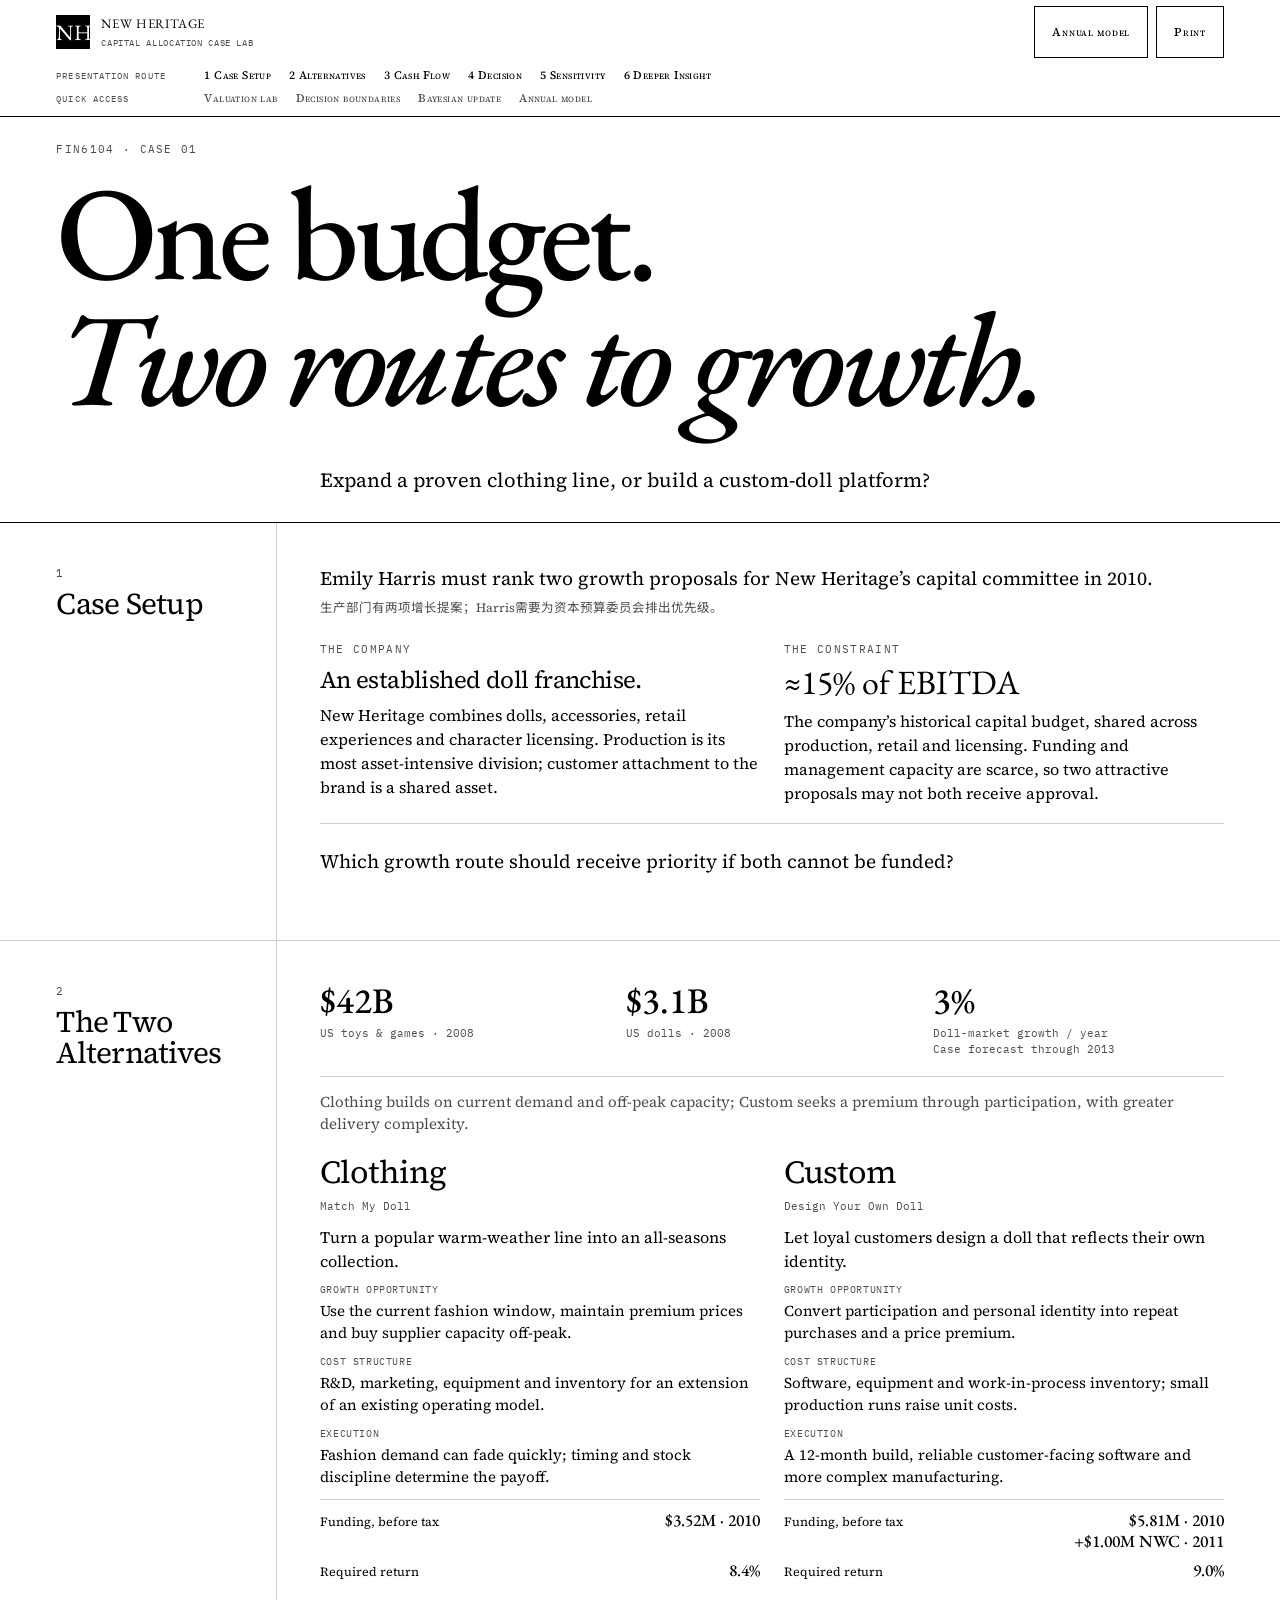
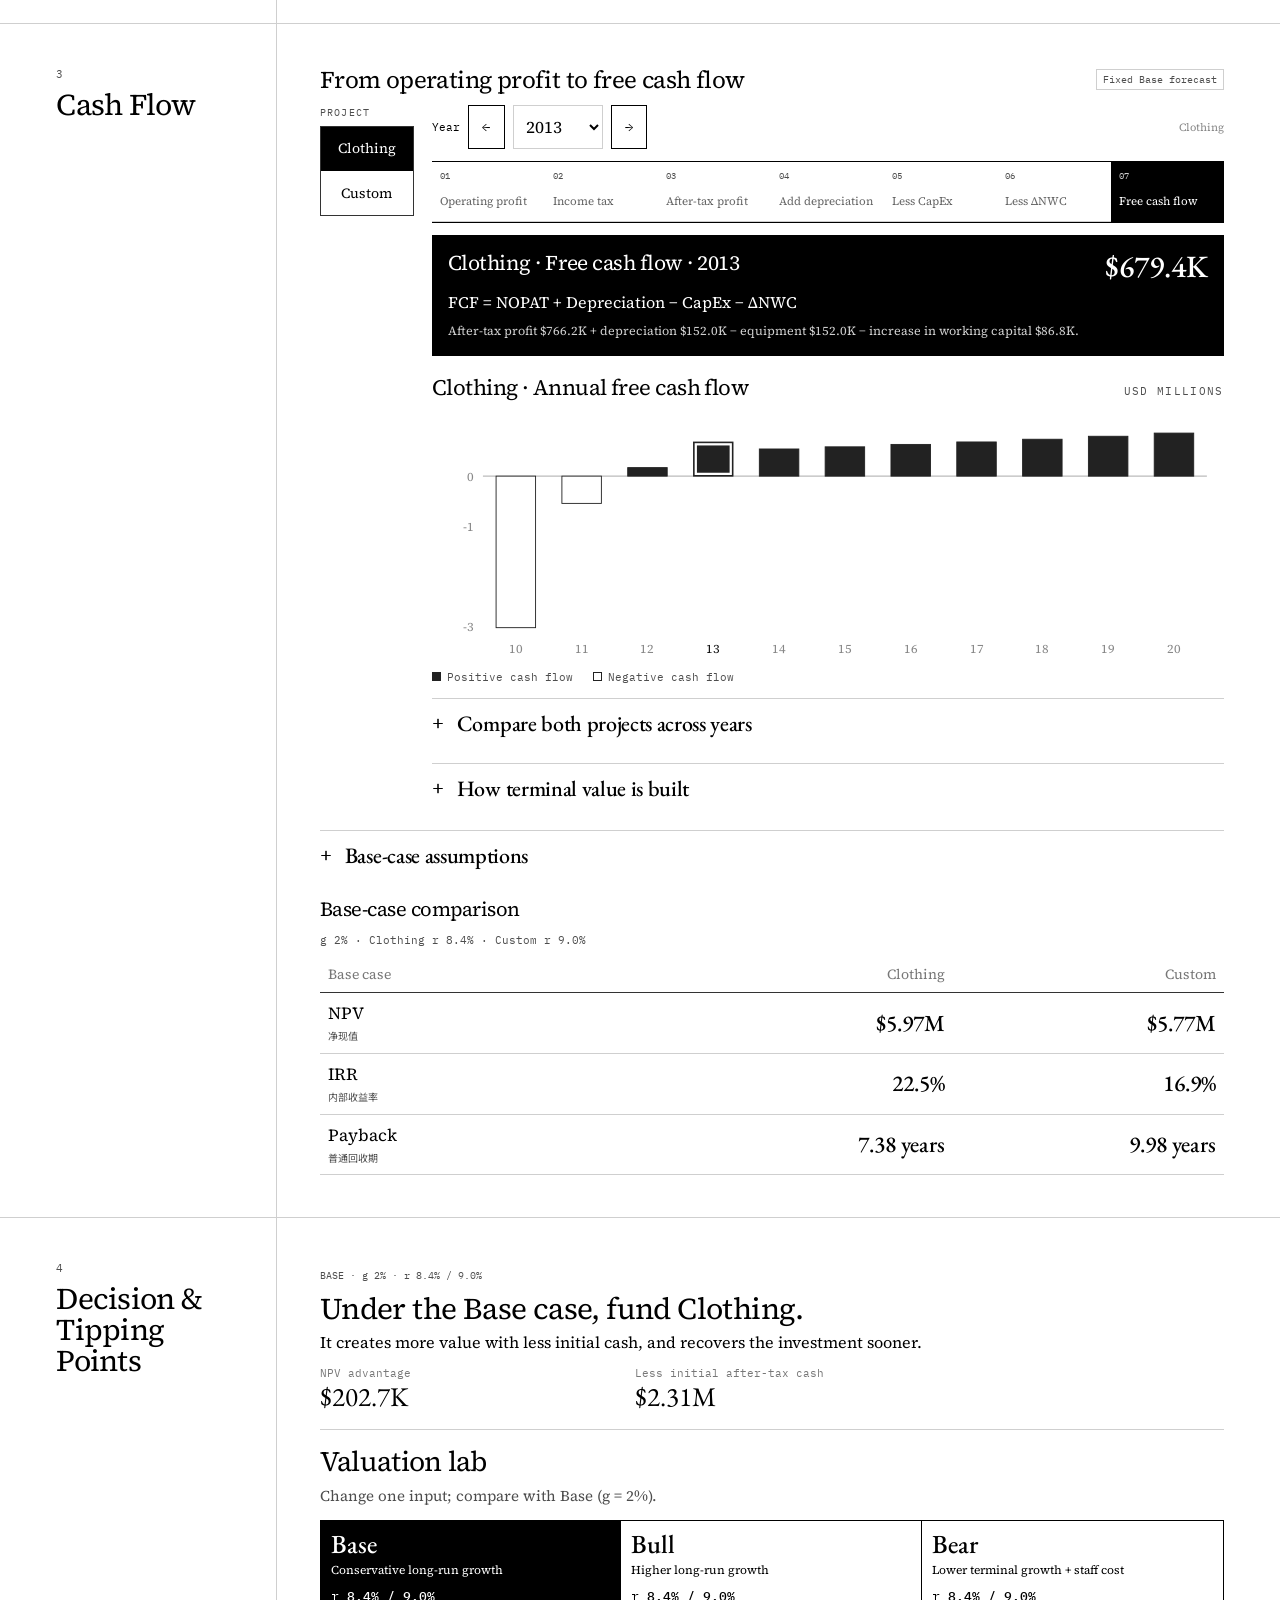
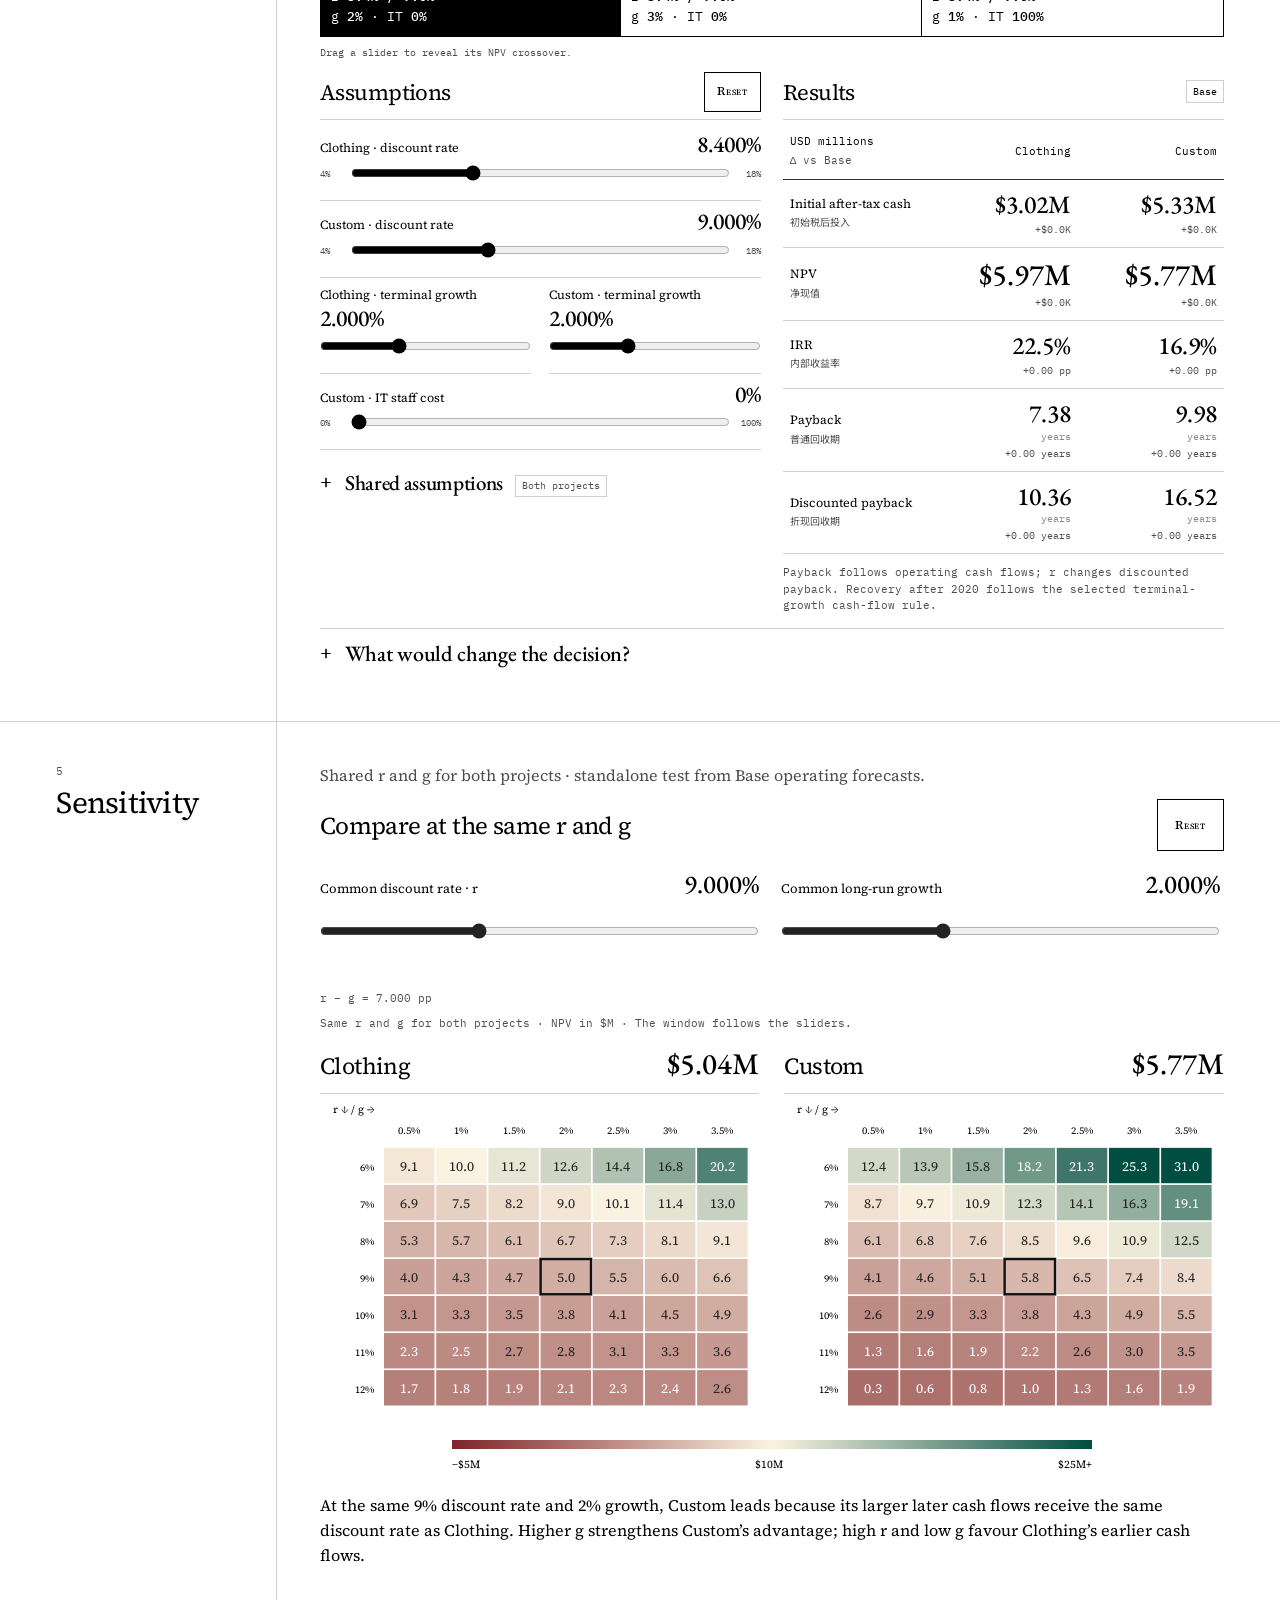
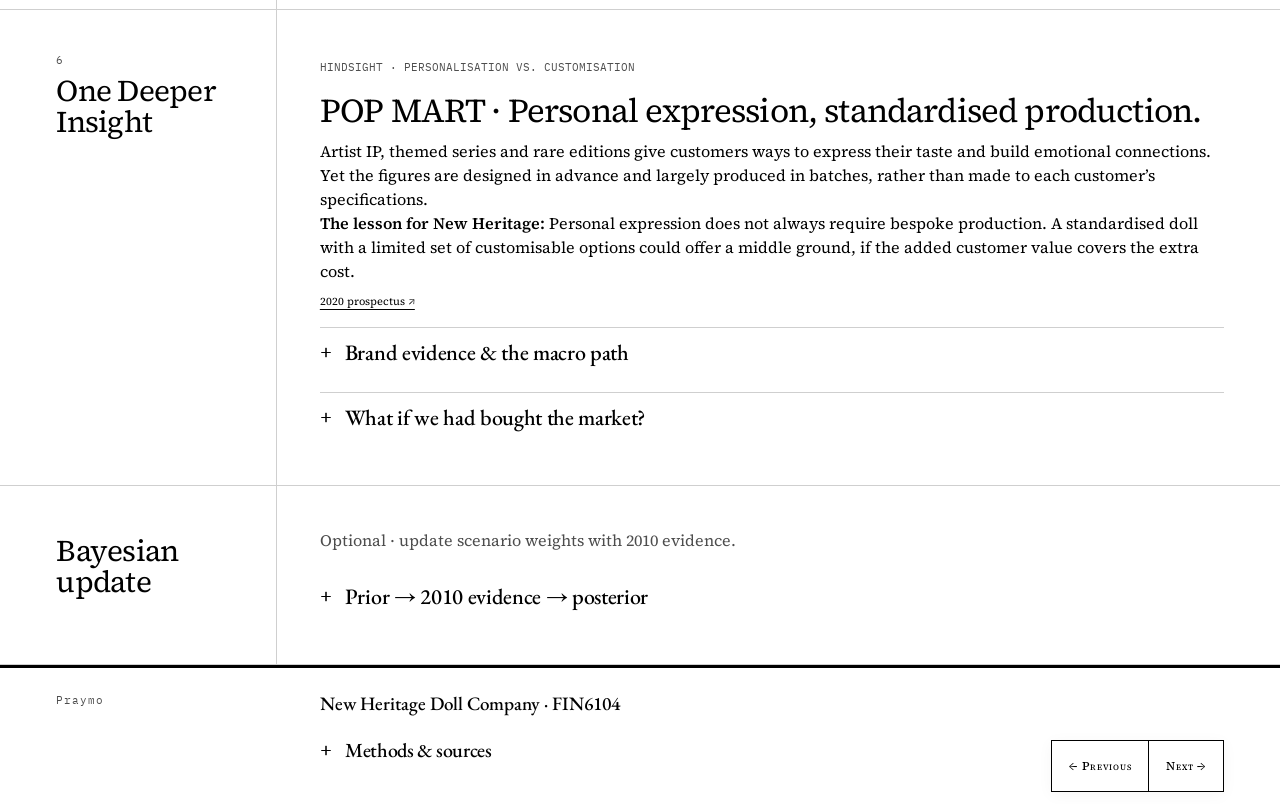
<file: index.html>
<!doctype html>
<html lang="en"><head><meta charset="utf-8"><meta name="viewport" content="width=device-width, initial-scale=1"><meta name="theme-color" content="#ffffff"><meta name="nh-edition" content="2026-10-29-presentation-route"><title>New Heritage | Decision, Evidence &amp; Cash Flow</title><link rel="stylesheet" href="styles.css?v=20261101-refine4"><link rel="stylesheet" href="fonts.css?v=20261101-refine4"><link rel="stylesheet" href="monochrome.css?v=20261101-refine4"></head><body class="presentation"><header class="topbar"><div class="topbar-inner"><a class="brand" href="#decision"><span class="brand-mark">NH</span><span>NEW HERITAGE<small>CAPITAL ALLOCATION CASE LAB</small></span></a><div class="top-actions"><a class="btn btn-small" id="modeToggle" href="annual-model.html">Annual model</a><button class="btn btn-small" id="printBtn" type="button">Print</button></div></div><nav class="navlinks" aria-label="Sections"><div class="nav-row"><span class="nav-label">PRESENTATION ROUTE</span><a href="#setup">1 Case Setup</a><a href="#projects">2 Alternatives</a><a href="#valuation">3 Cash Flow</a><a href="#recommendation">4 Decision</a><a href="#sensitivity">5 Sensitivity</a><a href="#hindsight">6 Deeper Insight</a></div><div class="nav-row research-nav"><span class="nav-label">QUICK ACCESS</span><a href="#lab">Valuation lab</a><a href="#assumptions">Decision boundaries</a><a href="#bayesian">Bayesian update</a><a href="annual-model.html">Annual model</a></div></nav></header><main><section class="hero" id="decision" data-section="Overview" data-route="intro"><div class="hero-wrap"><div class="eyebrow">FIN6104 · CASE 01</div><h1>One budget.<br><em>Two routes to growth.</em></h1><p class="hero-lede">Expand a proven clothing line, or build a custom-doll platform?</p><div id="heroMetrics" hidden></div><div id="heroDecision" hidden></div></div></section><section class="section" id="setup" data-section="Case Setup" data-route="main"><div class="wrap"><header class="section-head"><span class="section-no">1</span><h2>Case Setup</h2></header><div class="section-body"><p class="lead">Emily Harris must rank two growth proposals for New Heritage’s capital committee in 2010.</p><p class="zh">生产部门有两项增长提案；Harris需要为资本预算委员会排出优先级。</p><div class="case-grid"><article><span class="micro">THE COMPANY</span><h3>An established doll franchise.</h3><p>New Heritage combines dolls, accessories, retail experiences and character licensing. Production is its most asset-intensive division; customer attachment to the brand is a shared asset.</p></article><article><span class="micro">THE CONSTRAINT</span><div class="case-budget">≈15% of EBITDA</div><p>The company’s historical capital budget, shared across production, retail and licensing. Funding and management capacity are scarce, so two attractive proposals may not both receive approval.</p></article></div><div class="case-question">Which growth route should receive priority if both cannot be funded?</div></div></div></section><section class="section " id="projects" data-section="The Two Alternatives" data-route="main"><div class="wrap"><header class="section-head"><span class="section-no">2</span><h2>The Two Alternatives</h2></header><div class="section-body"><div class="market-snapshot" aria-label="US market context"><div><strong>$42B</strong><span>US toys &amp; games · 2008</span></div><div><strong>$3.1B</strong><span>US dolls · 2008</span></div><div><strong>3%</strong><span>Doll-market growth / year<br>Case forecast through 2013</span></div></div><p class="alternatives-summary">Clothing builds on current demand and off-peak capacity; Custom seeks a premium through participation, with greater delivery complexity.</p><div class="grid-2" id="projectCards"></div></div></div></section><section class="section" id="valuation" data-section="Cash Flow" data-route="main"><div class="wrap"><header class="section-head"><span class="section-no">3</span><h2>Cash Flow</h2></header><div class="section-body"><div id="cashflow"><div class="explorer"><div class="explorer-heading"><h3>From operating profit to free cash flow</h3><span class="base-label scope-tag">Fixed Base forecast</span></div><div class="explorer-layout"><aside class="project-controls"><span class="micro">PROJECT</span><div class="project-switch" role="group" aria-label="Cash-flow project"><button class="tab active" data-project="clothing" type="button" aria-pressed="true">Clothing</button><button class="tab" data-project="custom" type="button" aria-pressed="false">Custom</button></div></aside><div class="explorer-main"><div class="flow-year-toolbar"><label for="flowYear">Year</label><button class="btn btn-small" id="flowYearPrev" aria-label="Previous cash-flow year">←</button><select id="flowYear" class="control-select" aria-label="Cash-flow comparison year"></select><button class="btn btn-small" id="flowYearNext" aria-label="Next cash-flow year">→</button><span id="flowProjectBasis"></span></div><div class="flow-chain" id="flowChain"></div><div class="flow-detail" id="flowDetail"></div><div class="chart-card"><div class="tool-heading"><h3 id="flowChartTitle">Annual free cash flow</h3><span class="micro">USD MILLIONS</span></div><div id="fcfChart" class="chart-wrap"></div></div><details class="supporting-details"><summary>Compare both projects across years</summary><div class="flow-year-scroll" id="flowYearMatrix"></div><div id="flowYearBridge"></div></details><details class="supporting-details"><summary>How terminal value is built</summary><div id="terminalBreakdown"></div></details></div></div></div></div><details class="baseline-rationale"><summary>Base-case assumptions</summary><div class="rationale-scroll"><table class="rationale-table"><thead><tr><th>Input · Base</th><th>What the case says</th><th>Our modeling choice</th></tr></thead><tbody><tr><th scope="row"><span class="rationale-en">Project discount rates</span><b class="rationale-value">8.4% / 9.0%</b></th><td><span class="rationale-en">The case assigns production projects rates of 7.7%, 8.4% and 9.0% by risk; Clothing is moderate risk, while Custom introduces software and manufacturing uncertainty. (pp. 4–6)</span></td><td><span class="rationale-en">Clothing’s explicit moderate-risk assessment gives 8.4%. We classify Custom as high risk because of software reliability, a longer development period and manufacturing complexity, and select the case’s 9.0% high-risk rate. Use the case’s project hurdle rates.</span></td></tr><tr><th scope="row"><span class="rationale-en">Forecasts &amp; long-run growth</span><b class="rationale-value">Case forecasts → g 2%</b></th><td><span class="rationale-en">Exhibits 1–2 give annual forecasts through 2020. The committee asks for conservative perpetual growth. (pp. 1, 4, 8)</span></td><td><span class="rationale-en">Use the case figures through 2020, then grow terminal cash flow at 2% a year. Bull tests 3%.</span></td></tr><tr><th scope="row"><span class="rationale-en">Loss tax relief</span><b class="rationale-value">Use in 2010</b></th><td><span class="rationale-en">Upfront deductible expenses are $1.250M for Clothing and $1.201M for Custom. The company also has profitable businesses. (pp. 2–3, 5–6)</span></td><td><span class="rationale-en">Base: assume the losses offset other company taxable income in 2010, saving $500K and $480.4K of tax. If they can only offset this project’s later profit, the savings arrive later and NPV falls.</span></td></tr><tr><th scope="row"><span class="rationale-en">Existing IT staff</span><b class="rationale-value">0% of $435K</b></th><td><span class="rationale-en">Table 4 lists $435K of personnel costs, mainly for 2011. Staff are corporate resources and almost certainly available; the proposal excludes their costs. (p. 6)</span></td><td><span class="rationale-en">Start at 0%, assuming reassignment causes no replacement spending or lost contribution elsewhere. Treat that as our incremental-cost judgment; the 100% test charges $435K once in 2011.</span></td></tr><tr><th scope="row"><span class="rationale-en">Investment and depreciation</span><b class="rationale-value">1.00×</b></th><td><span class="rationale-en">The exhibits give annual equipment spending and depreciation. (pp. 5–6, 8)</span></td><td><span class="rationale-en">Use the case schedules at 1.00×.</span></td></tr><tr><th scope="row"><span class="rationale-en">Working capital</span><b class="rationale-value">Deduct the increase</b></th><td><span class="rationale-en">The exhibits specify operating cash, receivables, inventory, payables and startup funding. (pp. 5–6, 8)</span></td><td><span class="rationale-en">Rebuild each year’s balance and deduct only its increase from cash flow. Inventory and receivables tie up cash; supplier credit offsets part of that funding need.</span></td></tr><tr><th scope="row"><span class="rationale-en">Timing and terminal value</span><b class="rationale-value">2010 → 2020</b></th><td><span class="rationale-en">Forecasts end in 2020; continuing operations use a growing perpetuity. (pp. 1, 4, 8)</span></td><td><span class="rationale-en">End-2010 = t₀. Discount year-end cash flows and TV₂₀₂₀ = FCF₂₀₂₀ × (1 + g) / (r − g) back to t₀.</span></td></tr></tbody></table></div></details><div class="baseline-summary"><h3 class="valuation-results-heading">Base-case comparison</h3><div class="base-label">g 2% · Clothing r 8.4% · Custom r 9.0%</div><div id="decisionComparison"></div></div></div></div></section><section class="section " id="recommendation" data-section="Decision &amp; Tipping Points" data-route="main"><div class="wrap"><header class="section-head"><span class="section-no">4</span><h2>Decision &amp; Tipping Points</h2></header><div class="section-body"><div class="recommendation-summary"><div class="base-label">BASE · g 2% · r 8.4% / 9.0%</div><h3 class="thesis" id="recTitle">Fund Clothing first.</h3><p class="lead" id="recBody"></p><div class="decision-numbers" id="decisionNumbers"></div></div><div class="decision-lab" id="lab"><h3 class="lab-title">Valuation lab</h3><p class="tool-intro">Change one input; compare with Base (g = 2%).</p>
    <div class="scenario-row" id="scenarioCards"></div>
    <p class="slider-marker-key">Drag a slider to reveal its NPV crossover.</p>
        <div class="lab-layout">
      <div class="card controls-card"><div class="assumptions-header"><div><h3>Assumptions</h3></div><button class="btn btn-small" id="resetBtn" type="button">Reset</button></div>
        <div class="control-group"><div class="control-top"><label for="clothingRate"><span>Clothing · discount rate</span></label><output id="clothingRateOut">8.4%</output></div><div class="range-row"><span class="range-end">4%</span><input id="clothingRate" data-key="clothingRate" type="range" min="0.04" max="0.18" step="0.00001" value="0.084"><span class="range-end">18%</span></div></div>
        <div class="control-group"><div class="control-top"><label for="customRate"><span>Custom · discount rate</span></label><output id="customRateOut">9.0%</output></div><div class="range-row"><span class="range-end">4%</span><input id="customRate" data-key="customRate" type="range" min="0.04" max="0.18" step="0.00001" value="0.09"><span class="range-end">18%</span></div></div>
        <div class="control-pair">
          <div class="control-group"><div class="control-top"><label for="clothingG"><span>Clothing · terminal growth</span></label><output id="clothingGOut">2.0%</output></div><div class="range-row"><input id="clothingG" data-key="clothingG" type="range" min="0" max="0.055" step="0.00001" value="0.02"></div></div>
          <div class="control-group"><div class="control-top"><label for="customG"><span>Custom · terminal growth</span></label><output id="customGOut">2.0%</output></div><div class="range-row"><input id="customG" data-key="customG" type="range" min="0" max="0.055" step="0.00001" value="0.02"></div></div>
        </div>
        <div class="control-group"><div class="control-top"><label for="itShare"><span>Custom · IT staff cost</span></label><output id="itShareOut">0%</output></div><div class="range-row"><span class="range-end">0%</span><input id="itShare" data-key="itShare" type="range" min="0" max="1" step="0.05" value="0"><span class="range-end">100%</span></div></div>
        <details class="advanced-controls"><summary>Shared assumptions <span class="scope-tag">Both projects</span></summary><div class="control-group"><div class="control-top"><label for="revDelta"><span>Revenue growth shift</span></label><output id="revDeltaOut">0.0 pp</output></div><div class="range-row"><span class="range-end">−5 pp</span><input id="revDelta" data-key="revDelta" type="range" min="-0.05" max="0.05" step="0.005" value="0" aria-describedby="revDeltaHelp"><span class="range-end">+5 pp</span></div><p class="control-help" id="revDeltaHelp">Adds percentage points to each forecast growth rate after first sales; compounds over time.</p></div>
        <div class="control-group"><div class="control-top"><label for="marginDelta"><span>EBIT margin shift</span></label><output id="marginDeltaOut">0.0 pp</output></div><div class="range-row"><span class="range-end">−5 pp</span><input id="marginDelta" data-key="marginDelta" type="range" min="-0.05" max="0.05" step="0.005" value="0" aria-describedby="marginDeltaHelp"><span class="range-end">+5 pp</span></div><p class="control-help" id="marginDeltaHelp">Adds the selected share of revenue to annual operating profit.</p></div>
        <div class="control-pair">
          <div class="control-group"><div class="control-top"><label for="capexMult"><span>CapEx &amp; depreciation</span></label><output id="capexMultOut">1.00×</output></div><div class="range-row"><input id="capexMult" data-key="capexMult" type="range" min="0.5" max="1.5" step="0.05" value="1" aria-describedby="capexMultHelp"></div><p class="control-help" id="capexMultHelp">Scales both annual equipment spending and its depreciation schedule.</p></div>
          <div class="control-group"><div class="control-top"><label for="nwcMult"><span>Working-capital requirement</span></label><output id="nwcMultOut">1.00×</output></div><div class="range-row"><input id="nwcMult" data-key="nwcMult" type="range" min="0.5" max="1.5" step="0.05" value="1" aria-describedby="nwcMultHelp"></div><p class="control-help" id="nwcMultHelp">Scales annual working-capital balances, including startup funding.</p></div>
        </div>
        <div class="control-pair">

          <div class="control-group"><label for="terminalMethod" class="small" style="font-weight:750;display:block;margin-bottom:8px"><span>Terminal FCF method</span></label><select class="control-select" id="terminalMethod" aria-describedby="terminalHelp"><option value="0" selected>Grow 2020 FCF directly</option><option value="1">Rebuild NWC at terminal growth g</option></select><p class="control-help" id="terminalHelp">Sets 2021 FCF for terminal value: grow 2020 FCF, or rebuild working-capital investment at g.</p></div>
        </div>
        <div class="control-group"><label for="taxMode" class="small" style="font-weight:750;display:block;margin-bottom:8px"><span>Tax-loss timing</span></label><select class="control-select" id="taxMode" aria-describedby="taxHelp"><option value="1" selected>Immediate tax relief · Base</option><option value="2">Carry losses forward</option></select><p class="control-help" id="taxHelp">Use loss deductions now against company profit, or later against project profit.</p></div>
        </details><div class="value-chips" id="paramDiffs"></div>
      </div>
      <div class="card results-card">
        <div class="results-header"><div><h3>Results</h3></div><span class="pill teal" id="currentScenarioTag">BASE CASE</span></div>
        <div class="metric-grid" id="liveMetrics"></div>
        <div id="liveComparison"></div>
        <div class="status-note" id="liveNote"></div><p class="payback-basis">Payback follows operating cash flows; r changes discounted payback. Recovery after 2020 follows the selected terminal-growth cash-flow rule.</p>
        <div id="liveNpvChart" class="chart-wrap" hidden></div>
      </div>
    </div>
<details class="tipping-detail" id="assumptions"><summary>What would change the decision?</summary><div id="thresholdMount"></div><p class="economic-line">Customisation earns its place when the personalisation premium exceeds the extra production, inventory and staff costs.</p><p class="zh">定制的溢价要覆盖额外制造、库存和人员成本。</p></details></div></div></div></section><section class="section " id="sensitivity" data-section="Sensitivity" data-route="main"><div class="wrap"><header class="section-head"><span class="section-no">5</span><h2>Sensitivity</h2></header><div class="section-body"><p class="tool-intro">Shared r and g for both projects · standalone test from Base operating forecasts.</p><div class="sensitivity-layout">
      <div class="card sensitivity-note"><span class="pill">CURRENT NPV GAP</span><div class="big-diff" id="npvGap">+$0.18M</div><h3 id="rankingTitle">Custom 当前领先</h3><p id="rankingText">基准情景下的净现值差距很小。终值假设是影响排名的主要因素之一。</p><div class="flip-box" id="flipBox"><strong>排名翻转条件</strong><span>正在计算……</span></div></div>
      <div class="card heatmap-card"><div class="heatmap-header"><h3>Compare at the same r and g</h3><button class="btn btn-small" id="sensitivityReset" type="button">Reset</button><select id="heatProject" class="control-select" hidden="hidden" aria-hidden="true"><option value="growth">Common long-run growth</option><option value="rate">Parallel discount-rate shift</option></select></div><div class="shared-sweep-control rate-sweep"><div class="control-top"><label for="sensitivityR">Common discount rate · r</label><output id="sensitivityROut"></output></div><div class="range-track"><input type="range" id="sensitivityR" min="0.04" max="0.18" step="0.0001" value="0.09"><span class="crossover-tick" id="sensitivityRTick" hidden><b></b></span></div></div><div class="shared-sweep-control"><div class="control-top"><label for="sharedSweep">Common long-run growth</label><output id="sharedSweepOut">3.00%</output></div><div class="range-track"><input type="range" id="sharedSweep" min="0" max="0.055" step="0.0001" value="0.02"><span class="crossover-tick" id="sharedSweepTick" hidden><b></b></span></div></div><p class="spread-note" id="sensitivitySpread" aria-live="polite"></p><div id="heatmapMount"></div><p class="sensitivity-takeaway">At the same 9% discount rate and 2% growth, Custom leads because its larger later cash flows receive the same discount rate as Clothing. Higher g strengthens Custom’s advantage; high r and low g favour Clothing’s earlier cash flows.</p></div>
    </div>
  </div></div></section><section class="section" id="hindsight" data-section="One Deeper Insight" data-route="main"><div class="wrap"><header class="section-head"><span class="section-no">6</span><h2>One Deeper Insight</h2></header><div class="section-body"><span class="base-label">HINDSIGHT · PERSONALISATION VS. CUSTOMISATION</span><div class="hybrid-lesson popmart-lesson"><h3>POP MART · Personal expression, standardised production.</h3><p>Artist IP, themed series and rare editions give customers ways to express their taste and build emotional connections.</p><p>Yet the figures are designed in advance and largely produced in batches, rather than made to each customer’s specifications.</p><p><strong>The lesson for New Heritage:</strong> Personal expression does not always require bespoke production. A standardised doll with a limited set of customisable options could offer a middle ground, if the added customer value covers the extra cost.</p><a href="https://www1.hkexnews.hk/listedco/listconews/sehk/2020/1201/2020120100099.pdf" target="_blank" rel="noopener">2020 prospectus ↗</a></div><details class="historical-evidence"><summary>Brand evidence &amp; the macro path</summary><div class="hindsight-grid"><article><span class="micro">PARTICIPATION + STANDARD COMPONENTS</span><h3>Build-A-Bear</h3><div class="history-number">$529.8M</div><small>FY2025 revenue · $67.2M pre-tax income</small><p>Stuffing, dressing and naming create a personal experience around reusable components. A 12.7% pre-tax margin shows the model can generate profit.</p><p class="zh">标准部件加参与体验，2025财年税前利润率12.7%。</p><div class="evidence-links"><a href="https://buildabear.gcs-web.com/news-releases/news-release-details/build-bear-workshop-reports-fourth-and-record-fiscal-2025" target="_blank" rel="noopener">FY2025 results ↗</a></div></article><article><span class="micro">PERSONALISED DOLLS</span><h3>American Girl</h3><div class="history-number">−9%</div><small>FY2023 segment net sales · $207.2M</small><p>Create Your Own launched in 2017. The wider brand later faced declining sales and a $5.7M operating loss in 2023. Customisation still needs sustained brand demand.</p><p class="zh">2017年推出定制；品牌2023年收入下降、经营亏损，持续需求仍是核心。</p><div class="evidence-links"><a href="https://www.americangirl.com/pages/our-story" target="_blank" rel="noopener">2017 launch</a> · <a href="https://www.sec.gov/Archives/edgar/data/63276/000162828024011371/mat-20231231.htm" target="_blank" rel="noopener">FY2023 results ↗</a></div></article><article><span class="micro">REFRESH AN ESTABLISHED FRANCHISE</span><h3>Barbie</h3><div class="history-number">+16%</div><small>2020 gross billings · $1.35B</small><p>An established brand grew through a scalable product portfolio. This is the execution analogue for refreshing a proven line rather than rebuilding the production model.</p><p class="zh">成熟品牌通过规模化产品组合增长，对应服装项目“扩展已验证产品”的执行逻辑。</p><div class="evidence-links"><a href="https://www.sec.gov/Archives/edgar/data/63276/000162828021003197/mat-20201231.htm" target="_blank" rel="noopener">FY2020 results ↗</a></div></article></div><div class="macro-check"><h3>What the macro path supported</h3><p>Recovery and e-commerce supported online sales; tax changes and the 2020 recession call for revised cash-flow assumptions.</p><p class="zh">复苏与电商支持线上销售；税制变化与2020年衰退要求重估现金流。</p><a href="https://www.nber.org/research/data/us-business-cycle-expansions-and-contractions" target="_blank" rel="noopener">NBER</a> · <a href="https://www.census.gov/library/stories/2022/04/ecommerce-sales-surged-during-pandemic.html" target="_blank" rel="noopener">US Census</a></div><p class="source-note">Retrospective comparisons · figures refer to the stated brand, period and accounting measure. Full source and return definitions are in Methods below.</p></details><details class="market-coda" id="marketCheck"><summary>What if we had bought the market?</summary><p class="market-subtitle">Growth of $100 · End-2010 → End-2020 · Total return</p><div id="marketChart" class="market-chart"></div><div id="marketReturns" class="market-returns"></div><p class="market-takeaway">Investing is about turning capital into cash.</p></details></div></div></section><section class="section" id="bayesian" data-section="Bayesian update" data-route="research"><div class="wrap"><header class="section-head"><h2>Bayesian update</h2></header><div class="section-body"><p class="tool-intro">Optional · update scenario weights with 2010 evidence.</p><details class="bayes-disclosure" id="bayesianDisclosure"><summary>Prior → 2010 evidence → posterior</summary><div class="bayes-intro"><p class="lead" id="bayesNarrative"></p><p class="zh" id="bayesNarrativeZh"></p><p class="bayes-scope">Fixed scenario values · both projects · separate from lab adjustments</p></div><div class="evidence-grid"><article><span class="micro">10 AUG 2010 · FED</span><h3>A slower recovery.</h3><p>Weak income, unemployment and tight credit weigh on household spending.</p><a href="https://www.federalreserve.gov/newsevents/pressreleases/monetary20100810a.htm" target="_blank" rel="noopener">Read evidence ↗</a></article><article><span class="micro">29 JAN 2010 · MATTEL</span><h3>Demand is uneven.</h3><p>FY2009 sales fell 8%; American Girl gross sales were flat.</p><a href="https://www.sec.gov/Archives/edgar/data/63276/000119312510016252/dex991.htm" target="_blank" rel="noopener">Read evidence ↗</a></article><article><span class="micro">18 FEB 2010 · BUILD-A-BEAR</span><h3>Experience is cyclical.</h3><p>Fiscal Q4 2009 comparable-store sales fell 9.9%.</p><a href="https://www.sec.gov/Archives/edgar/data/1113809/000115752310001003/a6184440ex99_1.htm" target="_blank" rel="noopener">Read evidence ↗</a></article></div><div class="bayes-tool"><div class="tool-heading"><h3>Prior → evidence → posterior</h3><button class="btn btn-small" id="neutralEvidence" type="button">Neutral evidence · 1×</button></div><p class="input-note">1. Set prior weights → 2. Score how well the evidence fits each scenario → 3. Update weights and weighted NPVs.</p><details class="bayes-scenarios"><summary>Scenario NPVs used in this update</summary><div id="robustnessMount"></div></details><div class="table-scroll"><table class="bayes-input-table"><thead><tr><th>Scenario</th><th>Prior weight · %</th><th>Evidence fit · ×</th><th>Prior × fit</th><th>Updated weight</th></tr></thead><tbody><tr><th>Base<small>g 2%</small></th><td><input id="probBase" type="number" min="0" max="100" step="1" value="50" aria-label="Base prior weight"></td><td><input id="likeBase" type="number" min="0" max="10" step="0.1" value="1" aria-label="Base evidence likelihood"></td><td class="bayes-product" id="bayesProductBase"></td><td id="posteriorBase"></td></tr><tr><th>Bull<small>g 3%</small></th><td><input id="probBull" type="number" min="0" max="100" step="1" value="20" aria-label="Bull prior weight"></td><td><input id="likeBull" type="number" min="0" max="10" step="0.1" value="0.6" aria-label="Bull evidence likelihood"></td><td class="bayes-product" id="bayesProductBull"></td><td id="posteriorBull"></td></tr><tr><th>Bear<small>g 1% + IT</small></th><td><input id="probBear" type="number" min="0" max="100" step="1" value="30" aria-label="Bear prior weight"></td><td><input id="likeBear" type="number" min="0" max="10" step="0.1" value="1.5" aria-label="Bear evidence likelihood"></td><td class="bayes-product" id="bayesProductBear"></td><td id="posteriorBear"></td></tr></tbody></table></div><div id="probResults" aria-live="polite"></div><div id="bayesWeightBoundary"></div><p class="method-note">Illustrative analyst inputs: prior weights and evidence-fit multipliers. Updated weight = (prior × fit) / Σ(prior × fit). Weighted NPV = Σ(updated weight × scenario NPV).</p></div></details></div></div></section><div id="appendixMounts" hidden><div id="valuationBridge"></div><select id="daysMode"><option value="365" selected>365</option><option value="360">360</option></select><div id="npvBar"></div><div id="terminalChart"></div><div id="validationTableMount"></div></div></main><footer class="foot"><div class="footer-wrap"><strong>New Heritage Doll Company · FIN6104</strong><span class="author-mark">Praymo</span><details id="methods"><summary>Methods &amp; sources</summary><p>Base: g 2%; Clothing r 8.4%, Custom r 9.0%; tax 40%; 365-day workbook convention; immediate loss relief; no extra IT staff charge. Original Excel checks retain their original g 3% inputs.</p><p>IRR includes terminal value in 2020. Payback excludes a terminal-value sale; both paybacks extend annual operating cash flows beyond 2020 using the chosen terminal-growth rule. Fractional years use interpolation.</p><p>IT: the 2011 staff-cost test adds up to $435K before tax. Include replacement spending or displaced contribution when resources have another valuable use. A company-wide cost transfer alone does not change cash flow.</p><p>Bayesian priors and evidence-fit multipliers are illustrative analyst choices, without statistical calibration to the cited news. Brand figures cover different periods and accounting measures; American Girl results cover the whole segment. Brand comparisons inform the operating argument.</p><p>QQQ: compound the rounded annual NAV total returns in the 2021 prospectus, with distributions reinvested. Treasury: rebase Damodaran’s annual 10-year US T-bond total-return wealth series, including coupons and price changes. Both start at $100 at end-2010, before investor taxes; project IRRs are model forecasts.</p><div class="method-links"><a href="https://www.sec.gov/Archives/edgar/data/1067839/000119312521019335/d78829d485bpos.htm" target="_blank" rel="noopener">QQQ prospectus</a><a href="https://pages.stern.nyu.edu/~adamodar/New_Home_Page/datafile/histretSP.html" target="_blank" rel="noopener">Treasury return series</a><a href="https://ocw.mit.edu/courses/14-271-industrial-organization-i-fall-2022/mit14_271_f22_lec3slides.pdf" target="_blank" rel="noopener">Pricing-menu theory</a></div></details></div></footer><div class="floating-nav"><button class="btn" id="prevSection" type="button">← Previous</button><button class="btn btn-dark" id="nextSection" type="button">Next →</button></div><div class="toast" id="toast" role="status" aria-live="polite"></div><script src="model-core.js"></script><script>
function setScenario(name){state=scenarioParams(name);scenarioName=name;syncControls();renderAll();toast(name==='Base'?'Base restored · g 2%':name==='Bull'?'Bull · g 3%':'Bear · g 1% + IT cost');}
function syncControls(){
  const map={clothingRate:'clothingRate',customRate:'customRate',clothingG:'clothingG',customG:'customG',revDelta:'revDelta',marginDelta:'marginDelta',capexMult:'capexMult',nwcMult:'nwcMult',itShare:'itShare'};
  Object.entries(map).forEach(([k,id])=>{if($(id))$(id).value=state[k];});
  $('daysMode').value=String(state.days);$('terminalMethod').value=String(state.terminalMethod);$('taxMode').value=String(state.taxMode);
  updateControlOutputs();
}
function updateControlOutputs(){
  $('clothingRateOut').textContent=(state.clothingRate*100).toFixed(3)+'%';$('customRateOut').textContent=(state.customRate*100).toFixed(3)+'%';$('clothingGOut').textContent=(state.clothingG*100).toFixed(3)+'%';$('customGOut').textContent=(state.customG*100).toFixed(3)+'%';
  $('revDeltaOut').textContent=(state.revDelta*100>0?'+':'')+(state.revDelta*100).toFixed(1)+' pp';$('marginDeltaOut').textContent=(state.marginDelta*100>0?'+':'')+(state.marginDelta*100).toFixed(1)+' pp';
  $('capexMultOut').textContent=state.capexMult.toFixed(2)+'×';$('nwcMultOut').textContent=state.nwcMult.toFixed(2)+'×';$('itShareOut').textContent=(state.itShare*100).toFixed(0)+'%';
}
function deltaText(current,base,fmt){const d=current-base;if(Math.abs(d)<1e-9)return '与 Excel 基准一致';return (d>0?'+':'−')+fmt(Math.abs(d));}
function renderParamDiffs(){$('paramDiffs').innerHTML='';}


function recoveryYears(m,discounted=false){
 const explicit=discounted?m.discountedPayback:m.payback;
 if(Number.isFinite(explicit))return explicit;
 const flows=discounted?m.pvFcf:m.fcf;
 const need=-flows.reduce((sum,v)=>sum+v,0);
 if(need<=0)return 10;
 const first=m.terminalFcf/(discounted?Math.pow(1+m.rate,11):1);
 const q=(1+m.g)/(discounted?1+m.rate:1);
 if(!Number.isFinite(first)||first<=0||!Number.isFinite(q)||q<=0)return null;
 let n,prior,flow;
 if(Math.abs(q-1)<1e-12){n=Math.max(1,Math.ceil(need/first));prior=first*(n-1);flow=first;}
 else{
   if(q<1&&need>=first/(1-q))return null;
   const logq=Math.log(q);
   n=Math.max(1,Math.ceil(Math.log1p(need*(q-1)/first)/logq));
   prior=first*Math.expm1((n-1)*logq)/(q-1);
   flow=first*Math.exp((n-1)*logq);
 }
 const result=10+n-1+Math.max(0,Math.min(1,(need-prior)/flow));
 return Number.isFinite(result)?result:null;
}
function extendedPayback(m){return recoveryYears(m,false);}
function extendedDiscountedPayback(m){return recoveryYears(m,true);}
const activeMarkerIds=new Set(),heldMarkerIds=new Set(),markerTimers={};
function revealMarker(input){activeMarkerIds.add(input.id);clearTimeout(markerTimers[input.id]);input.parentElement.querySelector('.crossover-tick')?.classList.add('is-active');}
function fadeMarker(input){clearTimeout(markerTimers[input.id]);markerTimers[input.id]=setTimeout(()=>{activeMarkerIds.delete(input.id);input.parentElement.querySelector('.crossover-tick')?.classList.remove('is-active');},650);}
function bindMarker(input){if(input.dataset.markerBound)return;input.dataset.markerBound='1';input.addEventListener('pointerdown',()=>{heldMarkerIds.add(input.id);revealMarker(input);});input.addEventListener('input',()=>{revealMarker(input);if(!heldMarkerIds.has(input.id))fadeMarker(input);});input.addEventListener('pointerup',()=>{heldMarkerIds.delete(input.id);fadeMarker(input);});input.addEventListener('pointercancel',()=>{heldMarkerIds.delete(input.id);fadeMarker(input);});input.addEventListener('keydown',()=>revealMarker(input));input.addEventListener('keyup',()=>fadeMarker(input));input.addEventListener('blur',()=>{heldMarkerIds.delete(input.id);fadeMarker(input);});}

function compactMetrics(models,showChanges=false){
const baseline=showChanges?getModels(BASE):null;
const defs=[['initial','Initial after-tax cash','初始税后投入','money',m=>-m.fcf[0]],['npv','NPV','净现值','money',m=>m.npv],['irr','IRR','内部收益率','rate',m=>m.irr],['payback','Payback','普通回收期','years',m=>extendedPayback(m)],['discounted','Discounted payback','折现回收期','years',m=>extendedDiscountedPayback(m)]];
const value=(id,unit,v)=>!Number.isFinite(v)?((id==='payback'||id==='discounted')?'<span class="unrecovered">Not<br>recovered</span>':'N/A'):unit==='money'?fmtM(v):unit==='rate'?fmtPct1(v):v.toFixed(2)+'<span class="metric-unit">years</span>';
const delta=(current,base,unit)=>{if(!Number.isFinite(current)||!Number.isFinite(base))return '<span class="metric-change">—</span>';let d=current-base;if(unit==='rate')d*=100;const digits=unit==='money'?1:2;if(Math.abs(d)<.5*Math.pow(10,-digits))d=0;const sign=d<0?'−':'+',body=unit==='money'?'$'+Math.abs(d).toFixed(1)+'K':Math.abs(d).toFixed(digits)+(unit==='rate'?' pp':' years');return '<span class="metric-change" title="Current minus g=2% Base">'+sign+body+'</span>';};
return '<table class="compact-metrics'+(showChanges?' with-changes':'')+'"><thead><tr><th>USD millions'+(showChanges?'<span class="delta-key">Δ vs Base</span>':'')+'</th><th>Clothing</th><th>Custom</th></tr></thead><tbody>'+defs.map(([id,en,zh,unit,get])=>'<tr data-metric="'+id+'" class="'+(id==='npv'?'npv-row':'')+'"><th scope="row">'+en+'<span class="zh">'+zh+'</span></th>'+['clothing','custom'].map(project=>{const v=get(models[project]);return '<td data-result-project="'+project+'"><span class="metric-current" data-value="'+(Number.isFinite(v)?v:'')+'">'+value(id,unit,v)+'</span>'+(showChanges?delta(v,get(baseline[project]),unit):'')+'</td>';}).join('')+'</tr>').join('')+'</tbody></table>';
}
let boundaryCache=null;
function baselineBoundaries(){if(boundaryCache)return boundaryCache;const b=getModels(BASE);const diff=(p)=>{const m=getModels(p);return m.custom.npv-m.clothing.npv;};const root=(f,lo,hi)=>{let a=f(lo),z=f(hi);if(!Number.isFinite(a)||!Number.isFinite(z)||a*z>0)return null;for(let i=0;i<75;i++){const mid=(lo+hi)/2,v=f(mid);if(Math.abs(v)<1e-9)return mid;if(v*a>0){lo=mid;a=v;}else hi=mid;}return(lo+hi)/2;};boundaryCache={commonG:root(g=>diff({...BASE,clothingG:g,customG:g}),0,.05),customG:root(g=>diff({...BASE,customG:g}),0,.05),customRate:root(r=>diff({...BASE,customRate:r}),.06,.14),itShare:root(it=>diff({...BASE,itShare:it}),0,1)};return boundaryCache;}
function renderBoundaries(){const t=baselineBoundaries(),base=getModels(BASE),cost=getModels({...BASE,itShare:1}),w=['Base','Bull','Bear'].map(n=>Math.max(0,Number($('prob'+n).value)||0)*Math.max(0,Number($('like'+n).value)||0)),post=scenarioWeighted(w);const weight=post?(post.probabilities[1]*100).toFixed(1)+'% Bull / '+(post.probabilities[2]*100).toFixed(1)+'% Bear':'—',bull=post&&post.bullCrossover!==null?(post.bullCrossover*100).toFixed(1)+'% Bull':'—';const rows=[['Common terminal growth','共同永续增长','2.000%',(t.commonG*100).toFixed(3)+'%','Custom leads above this rate.'],['Custom terminal growth','只调定制增长；服装维持2%','2.000%',(t.customG*100).toFixed(3)+'%','Custom leads above this rate.'],['Custom discount rate','只调定制贴现率','9.000%',(t.customRate*100).toFixed(3)+'%','Custom leads below this rate.'],['IT staff cost','2011年人员成本计入比例','0% of $435K','0–100% test','At 100%, Clothing leads by '+fmtK(cost.clothing.npv-cost.custom.npv)+'. More cost strengthens Clothing.'],['Scenario weights','乐观与下行情景的后验权重',weight,bull,'Custom leads above the Bull boundary; more Bear weight favours Clothing.']];rows.pop();$('bayesWeightBoundary').innerHTML='<p class="input-note">Bull-weight decision boundary: '+bull+'. Custom leads above it, holding the Base:Bear ratio fixed.</p>';$('thresholdMount').innerHTML='<table class="boundary-table"><thead><tr><th>Key assumption</th><th>Base / reference</th><th>Decision boundary</th><th>Beyond the boundary</th></tr></thead><tbody>'+rows.map(r=>`<tr><th scope="row">${r[0]}<span class="zh">${r[1]}</span></th><td data-label="BASE / REFERENCE">${r[2]}</td><td data-label="DECISION BOUNDARY"><b>${r[3]}</b></td><td data-label="WHAT CHANGES">${r[4]}</td></tr>`).join('')+'</tbody></table>';}
const SLIDER_DOMAINS={clothingRate:[.04,.18],customRate:[.04,.18],clothingG:[0,.055],customG:[0,.055],revDelta:[-.05,.05],marginDelta:[-.05,.05],capexMult:[.5,1.5],nwcMult:[.5,1.5],itShare:[0,1]};

function gapAt(p){const m=getModels(p);return m.clothing.npv===null||m.custom.npv===null?null:m.custom.npv-m.clothing.npv;}
function crossingRoot(f,lo,hi,target=(lo+hi)/2){let brackets=[],prev=null;for(let i=0;i<=48;i++){const x=lo+(hi-lo)*i/48,v=f(x);if(v===null||!Number.isFinite(v)){prev=null;continue;}if(Math.abs(v)<1e-8)return x;if(prev&&prev.v*v<0)brackets.push([prev.x,x,prev.v]);prev={x,v};}if(!brackets.length)return null;brackets.sort((a,b)=>Math.abs((a[0]+a[1])/2-target)-Math.abs((b[0]+b[1])/2-target));let [l,h,lv]=brackets[0];for(let i=0;i<45;i++){const mid=(l+h)/2,v=f(mid);if(v===null)return null;if(v*lv>0){l=mid;lv=v;}else h=mid;}return(l+h)/2;}
function sliderCrossover(key,p=state){const domain=SLIDER_DOMAINS[key];if(!domain)return null;return crossingRoot(x=>gapAt({...p,[key]:x}),domain[0],domain[1],p[key]);}
function thresholdLabel(key,v){return key==='itShare'?(v*100).toFixed(1)+'%':key==='revDelta'||key==='marginDelta'?(v*100).toFixed(2)+' pp':key==='capexMult'||key==='nwcMult'?v.toFixed(3)+'×':(v*100).toFixed(3)+'%';}
function setThresholdTick(tick,value,min,max,text){if(value===null||!Number.isFinite(value)||value<min||value>max){tick.hidden=true;return;}tick.hidden=false;tick.style.left=((value-min)/(max-min)*100)+'%';tick.querySelector('b').textContent='Flip '+text;const ratio=(value-min)/(max-min);tick.querySelector('b').style.transform=ratio<.25?'translateX(0)':ratio>.75?'translateX(-100%)':'translateX(-50%)';tick.title='Equal NPV · other inputs fixed';}
function renderSliderMarkers(){document.querySelectorAll('input[type=range][data-key]').forEach(input=>{let track=input.parentElement;if(!track.classList.contains('range-track')){const wrapper=document.createElement('div');wrapper.className='range-track';input.before(wrapper);wrapper.append(input);track=wrapper;}let tick=track.querySelector('.crossover-tick');if(!tick){tick=document.createElement('span');tick.className='crossover-tick';tick.append(document.createElement('b'));track.append(tick);}bindMarker(input);const key=input.dataset.key,root=sliderCrossover(key);setThresholdTick(tick,root,Number(input.min),Number(input.max),root===null?'':thresholdLabel(key,root));tick.classList.toggle('is-active',activeMarkerIds.has(input.id));});}
function scenarioWeighted(weights){const names=['Base','Bull','Bear'],sum=weights.reduce((a,b)=>a+b,0);if(!sum)return null;const probabilities=weights.map(x=>x/sum),models=names.map(n=>getModels(scenarioParams(n)));const c=probabilities.reduce((v,p,i)=>v+p*models[i].clothing.npv,0),u=probabilities.reduce((v,p,i)=>v+p*models[i].custom.npv,0);const winningShare=probabilities.reduce((v,p,i)=>v+(models[i].custom.npv>models[i].clothing.npv?p:0),0);const upsideSum=weights[0]+weights[1];const upsideGap=upsideSum?((models[0].custom.npv-models[0].clothing.npv)*weights[0]+(models[1].custom.npv-models[1].clothing.npv)*weights[1])/upsideSum:null;const bearGap=models[2].custom.npv-models[2].clothing.npv;const bearCrossover=upsideGap===null?null:upsideGap/(upsideGap-bearGap);const otherSum=weights[0]+weights[2],otherGap=otherSum?((models[0].custom.npv-models[0].clothing.npv)*weights[0]+(models[2].custom.npv-models[2].clothing.npv)*weights[2])/otherSum:null,bullGap=models[1].custom.npv-models[1].clothing.npv,bullRoot=otherGap===null?null:-otherGap/(bullGap-otherGap),bullCrossover=bullRoot!==null&&bullRoot>0&&bullRoot<1?bullRoot:null;return {probabilities,c,u,winningShare,bearCrossover,bullCrossover};}
function renderProbability(){const names=['Base','Bull','Bear'],priors=names.map(n=>Math.max(0,Math.min(100,Number($('prob'+n).value)||0))),likes=names.map(n=>Math.max(0,Math.min(10,Number($('like'+n).value)||0))),m=scenarioWeighted(priors.map((p,i)=>p*likes[i])),before=scenarioWeighted(priors);if(!m||!before){$('probResults').textContent='Enter positive prior and evidence weights.';$('bayesNarrative').textContent='Give at least one scenario positive weight.';$('bayesNarrativeZh').textContent='至少为一个情景赋予正权重。';names.forEach(n=>{$('posterior'+n).textContent='—';$('bayesProduct'+n).textContent='—';});renderBoundaries();return;}names.forEach((n,i)=>{$('posterior'+n).textContent=(m.probabilities[i]*100).toFixed(1)+'%';$('bayesProduct'+n).textContent=(priors[i]*likes[i]).toFixed(1);});const winner=m.c>=m.u?'Clothing':'Custom',oldWinner=before.c>=before.u?'Clothing':'Custom',bearBefore=(before.probabilities[2]*100).toFixed(1),bearAfter=(m.probabilities[2]*100).toFixed(1);$('bayesNarrative').textContent=`With the selected evidence scores, Bear weight moves from ${bearBefore}% to ${bearAfter}%. ${winner} leads on weighted NPV.`;$('bayesNarrativeZh').textContent=`按当前设定，下行情景权重由${bearBefore}%更新为${bearAfter}%；更新后${winner==='Clothing'?'服装':'定制'}的加权净现值领先。`;$('probResults').innerHTML='<div class="prob-values"><div><small>Clothing · posterior-weighted NPV</small><b>'+fmtM(m.c)+'</b><span class="prior-value">Before evidence '+fmtM(before.c)+'</span></div><div><small>Custom · posterior-weighted NPV</small><b>'+fmtM(m.u)+'</b><span class="prior-value">Before evidence '+fmtM(before.u)+'</span></div></div>'+`<p class="bayes-conclusion">${winner} advantage: ${fmtK(Math.abs(m.c-m.u))}. Before evidence: ${oldWinner} +${fmtK(Math.abs(before.c-before.u))}.</p>`;renderBoundaries();}


function renderHero(){ $('heroMetrics').innerHTML=''; $('heroDecision').innerHTML=''; }
function leaderInfo(models){const c=models.clothing.npv,u=models.custom.npv;if(c===null||u===null)return {title:'Check discount rates',text:'Set r > g.'};const diff=u-c;if(Math.abs(diff)<1)return {title:'Equal NPV',text:'Difference below $1K.'};return {title:(diff>0?'Custom':'Clothing')+' leads',text:fmtK(Math.abs(diff))+' higher NPV.'};}
function renderProjectCards(){
 const data=[{name:'Clothing',sub:'Match My Doll',pitch:'Turn a popular warm-weather line into an all-seasons collection.',zh:'趁现有系列热销，补齐秋冬款，让生意不只做春夏。',growth:'Use the current fashion window, maintain premium prices and buy supplier capacity off-peak.',cost:'R&D, marketing, equipment and inventory for an extension of an existing operating model.',risk:'Fashion demand can fade quickly; timing and stock discipline determine the payoff.',funding:'$3.52M · 2010',rate:'8.4%'},{name:'Custom',sub:'Design Your Own Doll',pitch:'Let loyal customers design a doll that reflects their own identity.',zh:'让忠实客户参与设计，创造更有身份认同的玩偶。',growth:'Convert participation and personal identity into repeat purchases and a price premium.',cost:'Software, equipment and work-in-process inventory; small production runs raise unit costs.',risk:'A 12-month build, reliable customer-facing software and more complex manufacturing.',funding:'$5.81M · 2010<br>+$1.00M NWC · 2011',rate:'9.0%'}];
 $('projectCards').innerHTML=data.map(x=>`<article class="project-card"><h3>${x.name}</h3><div class="project-name">${x.sub}</div><p class="project-pitch">${x.pitch}</p><dl class="alternative-details"><div><dt>GROWTH OPPORTUNITY</dt><dd>${x.growth}</dd></div><div><dt>COST STRUCTURE</dt><dd>${x.cost}</dd></div><div><dt>EXECUTION</dt><dd>${x.risk}</dd></div></dl><div class="project-facts"><span>Funding, before tax<b>${x.funding}</b></span><span>Required return<b>${x.rate}</b></span></div></article>`).join('');
}

function svgNpvBars(models, id='npvBar'){const c=models.clothing.npv/1000,u=models.custom.npv/1000;const max=Math.max(1,c,u)*1.15;const W=560,H=180,left=110,right=22,top=15,barH=34,gap=26,plotW=W-left-right;const zero=left;const x=v=>left+(v/max)*plotW;const items=[{name:'Clothing',v:c,color:'#5f5f5f',y:top+18},{name:'Custom',v:u,color:'#5f5f5f',y:top+18+barH+gap}];let s=`<svg viewBox="0 0 ${W} ${H}" role="img" aria-label="两个项目净现值横向条形图"><line x1="${zero}" y1="${top}" x2="${zero}" y2="${H-24}" stroke="#e6e6e6"/>`;for(let i=0;i<=4;i++){const v=max*i/4;const xx=x(v);s+=`<line x1="${xx}" y1="${top}" x2="${xx}" y2="${H-24}" stroke="#e6e6e6"/><text x="${xx}" y="${H-7}" font-size="10" fill="#5f5f5f" text-anchor="middle">$${v.toFixed(1)}M</text>`;}items.forEach(it=>{s+=`<text x="${left-12}" y="${it.y+barH/2+4}" text-anchor="end" font-size="12" fill="#000000">${it.name}</text><rect x="${left}" y="${it.y}" width="${Math.max(0,x(it.v)-left)}" height="${barH}" rx="7" fill="${it.color}"/><text x="${Math.min(W-6,x(it.v)+8)}" y="${it.y+barH/2+5}" font-family="Times New Roman" font-size="13" font-weight="bold" fill="#000000">$${it.v.toFixed(2)}M</text>`;});s+='</svg>';$(id).innerHTML=s;}
function renderTerminalChart(models){const W=560,H=170,left=110,right=22,top=22,barH=30,gap=27,plotW=W-left-right;const items=[{name:'Clothing',v:models.clothing.pvTerminalToNpv,color:'#5f5f5f',y:top},{name:'Custom',v:models.custom.pvTerminalToNpv,color:'#5f5f5f',y:top+barH+gap}];const max=Math.max(1.6,...items.map(i=>i.v||0));let s=`<svg viewBox="0 0 ${W} ${H}" role="img" aria-label="终值现值占净现值比例"><line x1="${left}" y1="${top-5}" x2="${left}" y2="${H-22}" stroke="#e6e6e6"/>`;items.forEach(it=>{const w=Math.max(0,((it.v||0)/max)*plotW);s+=`<text x="${left-12}" y="${it.y+barH/2+4}" text-anchor="end" font-size="12" fill="#000000">${it.name}</text><rect x="${left}" y="${it.y}" width="${w}" height="${barH}" rx="7" fill="${it.color}"/><text x="${Math.min(W-8,left+w+8)}" y="${it.y+barH/2+4}" font-family="Times New Roman" font-size="13" font-weight="bold" fill="#000000">${((it.v||0)*100).toFixed(1)}%</text>`;});s+=`<text x="${left}" y="${H-7}" font-size="10" fill="#5f5f5f">0%</text><text x="${W-right}" y="${H-7}" font-size="10" fill="#5f5f5f" text-anchor="end">${(max*100).toFixed(0)}%</text></svg>`; $('terminalChart').innerHTML=s;}
const FLOW_STEPS=[
 {key:'ebit',title:'营业利润',short:'EBIT',sign:'经营结果',formula:'EBIT = 收入 − 固定生产费用 − 变动生产费用 − 折旧 − 销售及管理费用 − IT 成本',explain:"Revenue less operating costs.",explainZh:"营业收入减去经营成本。",source:'Excel：第 13–15 行；案例 Exhibit 1 / 2，第 8 页。'},
 {key:'taxes',title:'所得税',short:'TAX',sign:'现金税负 / 税收利益',formula:'所得税 = 应税营业利润 × 所得税率（依亏损处理方式调整）',explain:"Tax rate: 40%. Baseline losses receive immediate tax relief.",explainZh:"税率为40%，基准下亏损当期抵税。",source:'Excel：第 16–20 行；所得税率 40%。'},
 {key:'nopat',title:'税后经营利润',short:'NOPAT',sign:'税后经营结果',formula:'税后经营利润 = 营业利润 − 所得税',explain:"Operating profit after tax.",explainZh:"扣除所得税后的经营利润。",source:'Excel：第 21 行。'},
 {key:'depreciation',title:'加回折旧',short:'+ D&A',sign:'非现金费用',formula:'加回折旧 = 当年折旧费用绝对值',explain:"Add back depreciation because it is a non-cash expense.",explainZh:"折旧不产生当期现金流出，因此加回。",source:'Excel：第 11 行与第 38 行。'},
 {key:'capex',title:'减去资本支出',short:'− CapEx',sign:'设备现金支出',formula:'资本支出现金流 = − 当年资本支出',explain:"Deduct equipment investment in the year paid.",explainZh:"在支付设备款的年份扣除资本支出。",source:'Excel：原始数据第 19 / 33 行；模型第 39 行。'},
 {key:'dnwc',title:'减去营运资本增加',short:'− ΔNWC',sign:'经营资金占用',formula:'营运资本变动 = 本年末营运资本 − 上年末营运资本',explain:"An increase in working capital uses cash; a decrease releases cash.",explainZh:"营运资本增加占用现金，减少释放现金。",source:'Excel：第 29–35 行与第 40 行；案例 Table 2 / 3。'},
 {key:'fcf',title:'自由现金流',short:'FCF',sign:'项目可用现金',formula:'自由现金流 = 税后经营利润 + 折旧 − 资本支出 − 营运资本增加',explain:"Discount annual cash flows and add the terminal value.",explainZh:"将年度现金流与终值折现后相加。",source:'Excel：第 37–41 行。'}
];
function flowVal(step,m){const i=flowYearIndex;if(step.key==='ebit')return m.ebit[i];if(step.key==='taxes')return m.taxes[i];if(step.key==='nopat')return m.nopat[i];if(step.key==='depreciation')return m.depreciation[i];if(step.key==='capex')return -m.capex[i];if(step.key==='dnwc')return -m.deltaNwc[i];if(step.key==='fcf')return m.fcf[i];return 0;}
function renderFlowYears(models){$('flowYear').innerHTML=YEARS.map((y,i)=>`<option value="${i}" ${i===flowYearIndex?'selected':''}>${y}</option>`).join('');$('flowYearPrev').disabled=flowYearIndex===0;$('flowYearNext').disabled=flowYearIndex===10;const signed=v=>(v<0?'−':'+')+fmtNum(Math.abs(v));$('flowYearMatrix').innerHTML='<table class="flow-year-table"><thead><tr><th>FCF · $K</th>'+YEARS.map((y,i)=>`<th class="${i===flowYearIndex?'selected-year':''}"><button data-flow-year="${i}" aria-pressed="${i===flowYearIndex}">${y}</button></th>`).join('')+'</tr></thead><tbody>'+['clothing','custom'].map(key=>'<tr><th>'+projectName(key)+'</th>'+models[key].fcf.map((v,i)=>`<td class="${i===flowYearIndex?'selected-year ':''}${v<0?'cash-out':'cash-in'}">${signed(v)}</td>`).join('')+'</tr>').join('')+'</tbody></table>';
const i=flowYearIndex;$('flowYearBridge').innerHTML=`<h3 class="flow-bridge-title">${YEARS[i]} · Where the difference comes from</h3><div class="flow-year-scroll"><table class="flow-bridge-table"><thead><tr><th>Project</th><th>After-tax profit</th><th>+ Depreciation</th><th>− CapEx</th><th>− ΔNWC</th><th>= FCF</th></tr></thead><tbody>`+['clothing','custom'].map(key=>{const m=models[key];return '<tr><th>'+projectName(key)+'</th>'+[m.nopat[i],m.depreciation[i],-m.capex[i],-m.deltaNwc[i],m.fcf[i]].map((v,j)=>'<td class="'+(j===4?'flow-total ':'')+(v<0?'cash-out':'cash-in')+'">'+signed(v)+'</td>').join('')+'</tr>';}).join('')+'</tbody></table></div><p class="flow-year-note">Same year, different reinvestment needs: positive profit can coexist with negative FCF when equipment and working-capital investment exceed operating cash.</p><p class="zh flow-year-note">同一年，投资需求不同：设备支出和新增营运资本超过经营现金时，即使盈利，自由现金流也可能为负。</p>';}
function renderFlow(){const models=getModels(BASE),m=models[flowProject],i=flowYearIndex;renderFlowYears(models);const labels=['Operating profit','Income tax','After-tax profit','Add depreciation','Less CapEx','Less ΔNWC','Free cash flow'],formulas=['EBIT = Revenue − Operating costs','Tax = EBIT × 40%','NOPAT = EBIT − Tax','Add back non-cash depreciation','CapEx cash flow = − Equipment spending','ΔNWC = Ending NWC − Opening NWC','FCF = NOPAT + Depreciation − CapEx − ΔNWC'];document.querySelectorAll('[data-project]').forEach(b=>{const active=b.dataset.project===flowProject;b.classList.toggle('active',active);b.setAttribute('aria-pressed',active);});$('flowProjectBasis').textContent=projectName(flowProject);$('flowChain').innerHTML=FLOW_STEPS.map((st,j)=>`<button class="flow-step ${j===activeFlowStep?'active':''}" data-flow-step="${j}" aria-pressed="${j===activeFlowStep}"><span class="step-no">0${j+1}</span><strong>${labels[j]}</strong></button>`).join('');const step=FLOW_STEPS[activeFlowStep],detail=step.key==='fcf'?`After-tax profit ${fmtK(m.nopat[i])} + depreciation ${fmtK(m.depreciation[i])} − equipment ${fmtK(m.capex[i])} − increase in working capital ${fmtK(m.deltaNwc[i])}.`:step.key==='taxes'?'Base: 40% tax; project losses reduce other company taxes in the same year.':step.explain;$('flowDetail').innerHTML=`<div class="flow-detail-heading"><h3>${projectName(flowProject)} · ${labels[activeFlowStep]} · ${YEARS[i]}</h3><div class="flow-detail-value">${fmtK(flowVal(step,m))}</div></div><div class="formula">${formulas[activeFlowStep]}</div><p>${detail}</p>${step.key==='fcf'?'':'<p class="zh">'+step.explainZh+'</p>'}`;$('flowChartTitle').textContent=projectName(flowProject)+' · Annual free cash flow';renderFcfChart(m);renderTerminalBreakdown(m);}
function renderFcfChart(m){
 const W=700,H=220,L=45,R=15,T=16,B=32,values=m.fcf.map(v=>v/1000),max=Math.max(...values,.2),min=Math.min(...values,-.2),y=v=>T+(max-v)/(max-min)*(H-T-B),slot=(W-L-R)/YEARS.length;
 let out=`<svg viewBox="0 0 ${W} ${H}" role="group" aria-label="${projectName(m.project)} annual free cash flow, Base"><line x1="${L}" y1="${y(0)}" x2="${W-R}" y2="${y(0)}" stroke="#bbb"/>`;
 for(const v of [-5,-3,-1,0,1])if(v>=min&&v<=max)out+=`<text x="${L-8}" y="${y(v)+4}" text-anchor="end" fill="#888" font-size="11">${v}</text>`;
 values.forEach((v,j)=>{
  const x=L+j*slot+slot*.2,w=slot*.6,top=v>=0?y(v):y(0),h=Math.max(1,Math.abs(y(v)-y(0))),selected=j===flowYearIndex,positive=v>=0,inset=positive?Math.min(2,h/4):0,label=YEARS[j]+' · '+fmtM(m.fcf[j]);
  out+=`<g class="fcf-bar ${positive?'fcf-bar-positive':'fcf-bar-negative'} ${selected?'is-selected':''}" data-flow-year="${j}" role="button" tabindex="0" aria-label="${label}" aria-pressed="${selected}"><title>${label}</title><rect class="bar-body" x="${x}" y="${top}" width="${w}" height="${h}" fill="${positive?'#222':'#fff'}" stroke="#222" stroke-width=".8"/>`;
  if(selected)out+=`<rect class="bar-selected-outline" x="${x+inset}" y="${top+inset}" width="${Math.max(0,w-2*inset)}" height="${Math.max(0,h-2*inset)}" fill="none" stroke="${positive?'#fff':'#222'}" stroke-width="2" pointer-events="none"/>`;
  out+=`<text x="${x+w/2}" y="${H-10}" text-anchor="middle" fill="${selected?'#111':'#888'}" font-size="11">${String(YEARS[j]).slice(2)}</text></g>`;
 });
 $('fcfChart').innerHTML=out+'</svg><div class="fcf-chart-key"><span><i class="positive-key"></i>Positive cash flow</span><span><i class="negative-key"></i>Negative cash flow</span></div>';
}
function renderTerminalBreakdown(m){const rows=[['2020 FCF',fmtK(m.fcf[10])],['2021 FCF',fmtK(m.terminalFcf)],['Discount rate · r',fmtPct1(m.rate)],['Long-run growth · g',fmtPct1(m.g)],['r − g',fmtPct1(m.rate-m.g)],['Terminal value · 2020',fmtM(m.tv)],['PV of terminal value',fmtM(m.pvTv)]];$('terminalBreakdown').innerHTML='<table class="terminal-base-table"><thead><tr><th>Base inputs</th><th>'+projectName(m.project)+'</th></tr></thead><tbody>'+rows.map(r=>'<tr><th>'+r[0]+'</th><td>'+r[1]+'</td></tr>').join('')+'</tbody></table>';}

function renderLive(models){const previous=new Map([...document.querySelectorAll('#liveComparison tr[data-metric] td[data-result-project]')].map(e=>[e.parentElement.dataset.metric+':'+e.dataset.resultProject,e.querySelector('.metric-current')?.dataset.value]));$('liveMetrics').innerHTML='';$('liveComparison').innerHTML=compactMetrics(models,true);document.querySelectorAll('#liveComparison tr[data-metric] td[data-result-project]').forEach(e=>{const c=e.querySelector('.metric-current'),before=previous.get(e.parentElement.dataset.metric+':'+e.dataset.resultProject);if(before!==undefined&&before!==c.dataset.value)c.classList.add('is-updated');});$('liveNote').textContent=[models.clothing,models.custom].some(x=>!x.validTerminal)?'Set r > g.':'';$('currentScenarioTag').textContent=scenarioName==='Custom'?'Adjusted':scenarioName;renderParamDiffs();svgNpvBars(models,'liveNpvChart');}
function renderScenarioCards(){const defs=[['Base','Conservative long-run growth','<span>r <b>8.4% / 9.0%</b></span><span>g <b>2%</b> · IT <b>0%</b></span>'],['Bull','Higher long-run growth','<span>r <b>8.4% / 9.0%</b></span><span>g <b>3%</b> · IT <b>0%</b></span>'],['Bear','Lower terminal growth + staff cost','<span>r <b>8.4% / 9.0%</b></span><span>g <b>1%</b> · IT <b>100%</b></span>']];$('scenarioCards').innerHTML=defs.map(([name,title,params])=>`<button class="scenario-card ${scenarioName===name?'active':''}" data-scenario="${name}" aria-pressed="${scenarioName===name}"><strong>${name}</strong><small>${title}</small><span>${params}</span></button>`).join('');}
function interpolateColor(t){t=clamp(t,0,1);const stops=[[126,35,39],[251,243,225],[0,77,65]];let a,b;if(t<.5){a=stops[0];b=stops[1];t*=2;}else{a=stops[1];b=stops[2];t=(t-.5)*2;}return 'rgb('+a.map((x,i)=>Math.round(x+(b[i]-x)*t)).join(',')+')';}
function renderHeatmap(){const p=sensitivityState,models=getModels(p),r=p.clothingRate,g=p.clothingG;const spread=r-g;$('sensitivitySpread').textContent=spread<=0?'Set r above g for a growing perpetuity.':'r − g = '+(spread*100).toFixed(3)+' pp'+(spread<.01?' · Small denominator: terminal value is highly sensitive.':'');$('sensitivityR').value=r;$('sharedSweep').value=g;$('sensitivityROut').textContent=(r*100).toFixed(3)+'%';$('sharedSweepOut').textContent=(g*100).toFixed(3)+'%';const root=crossingRoot(x=>gapAt({...p,clothingG:x,customG:x}),0,.055),rt=crossingRoot(x=>gapAt({...p,clothingRate:x,customRate:x}),.04,.18);setThresholdTick($('sharedSweepTick'),root,0,.055,root===null?'':(root*100).toFixed(3)+'%');setThresholdTick($('sensitivityRTick'),rt,.04,.18,rt===null?'':(rt*100).toFixed(3)+'%');for(const id of ['sharedSweep','sensitivityR']){bindMarker($(id));$(id).parentElement.querySelector('.crossover-tick').classList.toggle('is-active',activeMarkerIds.has(id));}
const windowAround=(v,min,max,step)=>{let below=Math.min(3,Math.floor((v-min+1e-9)/step)),above=Math.min(3,Math.floor((max-v+1e-9)/step));while(below+above<6){if(v+(above+1)*step<=max+1e-9)above++;else if(v-(below+1)*step>=min-1e-9)below++;else break;}return Array.from({length:7},(_,i)=>Number((v+(i-below)*step).toFixed(8)));};const rates=windowAround(r,.04,.18,.01),growths=windowAround(g,0,.055,.005),axisPct=v=>(v*100).toFixed(3).replace(/\.?0+$/,'')+'%',x=76,y=64,w=62,h=44,lo=-5,hi=25;
const heat=(key,title)=>{const m=models[key];let svg=`<svg viewBox="0 0 522 402" role="img" aria-label="${title} NPV sensitivity heatmap"><text x="15" y="23" font-size="13">r ↓ / g →</text>`;growths.forEach((v,j)=>svg+=`<text x="${x+j*w+30}" y="47" text-anchor="middle" font-size="12">${axisPct(v)}</text>`);rates.forEach((rate,i)=>{svg+=`<text x="64" y="${y+i*h+27}" text-anchor="end" font-size="12">${axisPct(rate)}</text>`;growths.forEach((growth,j)=>{const v=calcProject(key,p,{rate,g:growth}).npv,n=v===null?null:v/1000,t=n===null?0:clamp((n-lo)/(hi-lo),0,1),selected=Math.abs(rate-r)<1e-7&&Math.abs(growth-g)<1e-7;svg+=`<g class="heat-cell${selected?' heat-selected':''}" tabindex="0" role="button" data-r="${rate}" data-g="${growth}" aria-label="${title}, r ${axisPct(rate)}, g ${axisPct(growth)}, NPV ${n===null?'invalid':n.toFixed(2)+' million'}"><title>${title} · r ${axisPct(rate)} · g ${axisPct(growth)} · ${n===null?'r must exceed g':fmtM(v)}</title><rect x="${x+j*w}" y="${y+i*h}" width="60" height="42" fill="${n===null?'#eee':interpolateColor(t)}" ${selected?'stroke="#111" stroke-width="3"':''}/><text x="${x+j*w+30}" y="${y+i*h+27}" text-anchor="middle" fill="${n!==null&&(t<.25||t>.74)?'#fff':'#222'}" font-size="16">${n===null?'—':n.toFixed(1)}</text></g>`;});});return `<article class="project-heat"><header><h3>${title}</h3><strong>${fmtM(m.npv)}</strong></header>${svg}</svg></article>`;};
$('heatmapMount').innerHTML='<p class="heat-instruction">Same r and g for both projects · NPV in $M · The window follows the sliders.</p><div class="twin-heatmaps">'+heat('clothing','Clothing')+heat('custom','Custom')+'</div><div class="single-color-key"><div class="color-strip"></div><div class="color-labels"><span>−$5M</span><span>$10M</span><span>$25M+</span></div></div>';$('heatmapMount').querySelectorAll('.heat-cell').forEach(cell=>{const act=()=>{const r=Number(cell.dataset.r),g=Number(cell.dataset.g);if(r<=g)return;sensitivityState={...BASE,clothingRate:r,customRate:r,clothingG:g,customG:g};renderHeatmap();};cell.addEventListener('click',act);cell.addEventListener('keydown',e=>{if(e.key==='Enter'||e.key===' '){e.preventDefault();act();}});});}
function renderRecommendation(){const base=getModels(BASE),gap=base.clothing.npv-base.custom.npv,cash=-base.custom.fcf[0]+base.clothing.fcf[0];$('recTitle').textContent='Under the Base case, fund Clothing.';$('recBody').textContent='It creates more value with less initial cash, and recovers the investment sooner.';$('decisionComparison').innerHTML='<table class="decision-table"><thead><tr><th>Base case</th><th>Clothing</th><th>Custom</th></tr></thead><tbody>'+[['NPV','净现值',m=>fmtM(m.npv)],['IRR','内部收益率',m=>fmtPct1(m.irr)],['Payback','普通回收期',m=>extendedPayback(m).toFixed(2)+' years']].map(([en,zh,fmt])=>`<tr><th>${en}<span class="zh">${zh}</span></th><td>${fmt(base.clothing)}</td><td>${fmt(base.custom)}</td></tr>`).join('')+'</tbody></table>';$('decisionNumbers').innerHTML=`<div><small>NPV advantage</small><strong>${fmtK(gap)}</strong></div><div><small>Less initial after-tax cash</small><strong>${fmtM(cash)}</strong></div>`;const defs=[['Base · g 2%',getModels(BASE)],['Bull · g 3%',getModels(scenarioParams('Bull'))],['Bear · g 1% + IT',getModels(scenarioParams('Bear'))]];$('robustnessMount').innerHTML='<table class="validation-table"><thead><tr><th>Scenario</th><th>Clothing NPV</th><th>Custom NPV</th><th>Choice</th></tr></thead><tbody>'+defs.map(([n,m])=>`<tr><th>${n}</th><td>${fmtM(m.clothing.npv)}</td><td>${fmtM(m.custom.npv)}</td><td>${m.clothing.npv>=m.custom.npv?'Clothing':'Custom'}</td></tr>`).join('')+'</tbody></table>';renderBoundaries();}

function renderAll(){updateControlOutputs();const models=getModels();renderHero(models);renderProjectCards(models);svgNpvBars(models,'npvBar');renderTerminalChart(models);renderFlow(models);renderLive(models);renderScenarioCards();renderHeatmap(models);renderRecommendation(models);renderSliderMarkers();renderProbability();document.querySelectorAll('input[type=range]').forEach(e=>{const out=$(e.id+'Out');if(out)e.setAttribute('aria-valuetext',out.textContent);});}
function toast(msg){const t=$('toast');t.textContent=msg;t.classList.add('show');clearTimeout(toast.timer);toast.timer=setTimeout(()=>t.classList.remove('show'),1900);}
function goSection(dir){const sections=[...document.querySelectorAll('main section[data-section]')].filter(section=>section.getClientRects().length>0);const y=window.scrollY+document.querySelector('.topbar').getBoundingClientRect().height+20;let idx=0;for(let i=0;i<sections.length;i++){if(sections[i].offsetTop<=y)idx=i;}idx=clamp(idx+dir,0,sections.length-1);sections[idx].scrollIntoView({behavior:'auto',block:'start'});}
function updateInput(key,val){const n=Number(val);if(!Number.isFinite(n))return;state[key]=n;scenarioName='Custom';renderAll();}
document.querySelectorAll('input[type=range][data-key]').forEach(el=>el.addEventListener('input',e=>updateInput(e.target.dataset.key,Number(e.target.value))));
$('flowYear').addEventListener('change',e=>{flowYearIndex=Number(e.target.value);renderFlow(getModels());});$('flowYearPrev').addEventListener('click',()=>{flowYearIndex=clamp(flowYearIndex-1,0,10);renderFlow(getModels());});$('flowYearNext').addEventListener('click',()=>{flowYearIndex=clamp(flowYearIndex+1,0,10);renderFlow(getModels());});document.addEventListener('click',e=>{const y=e.target.closest('[data-flow-year]');if(y){flowYearIndex=Number(y.dataset.flowYear);renderFlow(getModels());}});
$('daysMode').addEventListener('change',e=>{state.days=Number(e.target.value);scenarioName='Custom';renderAll();});$('terminalMethod').addEventListener('change',e=>{state.terminalMethod=Number(e.target.value);scenarioName='Custom';renderAll();});$('taxMode').addEventListener('change',e=>{state.taxMode=Number(e.target.value);scenarioName='Custom';renderAll();});
$('resetBtn').addEventListener('click',()=>setScenario('Base'));$('printBtn').addEventListener('click',()=>window.print());$('prevSection').addEventListener('click',()=>goSection(-1));$('nextSection').addEventListener('click',()=>goSection(1));
document.querySelectorAll('[data-project]').forEach(btn=>btn.addEventListener('click',()=>{flowProject=btn.dataset.project;renderFlow();}));
document.addEventListener('click',e=>{const demo=e.target.closest('[data-demo]');if(demo){state={...BASE};if(demo.dataset.demo==='growth'){state.clothingG=.03;state.customG=.03;}if(demo.dataset.demo==='it')state.itShare=1;scenarioName=demo.dataset.demo==='base'?'Base':'Custom';syncControls();renderAll();}const step=e.target.closest('[data-flow-step]');if(step){activeFlowStep=Number(step.dataset.flowStep);renderFlow();}const scen=e.target.closest('[data-scenario]');if(scen)setScenario(scen.dataset.scenario);});

['likeBase','likeBull','likeBear'].forEach(id=>$(id).addEventListener('input',renderProbability));$('neutralEvidence').addEventListener('click',()=>{['likeBase','likeBull','likeBear'].forEach(id=>$(id).value='1');renderProbability();});
$('sharedSweep').addEventListener('input',e=>{sensitivityState.clothingG=sensitivityState.customG=Number(e.target.value);renderHeatmap();});$('sensitivityR').addEventListener('input',e=>{sensitivityState.clothingRate=sensitivityState.customRate=Number(e.target.value);renderHeatmap();});$('sensitivityReset').addEventListener('click',()=>{sensitivityState={...BASE,clothingRate:.09,customRate:.09};renderHeatmap();});
['probBase','probBull','probBear'].forEach(id=>$(id).addEventListener('input',renderProbability));
document.addEventListener('keydown',e=>{if(!document.body.classList.contains('presentation'))return;if(['INPUT','SELECT','TEXTAREA','BUTTON'].includes(document.activeElement.tagName))return;if(e.key==='ArrowRight'||e.key==='PageDown'){e.preventDefault();goSection(1);}if(e.key==='ArrowLeft'||e.key==='PageUp'){e.preventDefault();goSection(-1);}});

const MARKET_HISTORY={years:[2010,2011,2012,2013,2014,2015,2016,2017,2018,2019,2020],qqqReturns:[.0344,.1809,.3661,.1919,.0953,.0701,.3272,-.0013,.3912,.4863],treasuryCumulative:[5796.96,6726.52,6926.40,6295.79,6972.34,7061.89,7110.65,7309.87,7308.65,8012.89,8920.90]};
function renderMarketHistory(){const d=MARKET_HISTORY,q=[100];d.qqqReturns.forEach(r=>q.push(q.at(-1)*(1+r)));const t=d.treasuryCumulative.map(v=>100*v/d.treasuryCumulative[0]),W=1000,H=350,L=58,R=120,T=25,B=42,x=i=>L+i*(W-L-R)/10,y=v=>H-B-v/700*(H-T-B);let svg=`<svg viewBox="0 0 ${W} ${H}" role="img" aria-label="Growth of 100 dollars, end-2010 through end-2020: QQQ and 10-year US Treasury total returns">`;for(const v of [0,100,300,500,700])svg+=`<line x1="${L}" y1="${y(v)}" x2="${W-R}" y2="${y(v)}" stroke="#ddd"/><text x="${L-12}" y="${y(v)+5}" text-anchor="end" font-size="14">$${v}</text>`;d.years.forEach((v,i)=>{if(i%2===0)svg+=`<text x="${x(i)}" y="${H-12}" text-anchor="middle" font-size="14">${v}</text>`;});for(const [name,a,color]of [['QQQ',q,'#222222'],['US Treasury',t,'#999999']]){svg+=`<polyline points="${a.map((v,i)=>x(i)+','+y(v)).join(' ')}" fill="none" stroke="${color}" stroke-width="3" stroke-linejoin="round"/>`;a.forEach((v,i)=>svg+=`<circle cx="${x(i)}" cy="${y(v)}" r="4" fill="${color}"><title>${name} · ${d.years[i]} · $${v.toFixed(2)}</title></circle>`);svg+=`<text x="${W-R+12}" y="${y(a[10])-6}" fill="${color}" font-size="16">${name}</text><text x="${W-R+12}" y="${y(a[10])+16}" fill="${color}" font-size="21">$${Math.round(a[10])}</text>`;}$('marketChart').innerHTML=svg+'</svg>';$('marketReturns').innerHTML=`<span><i style="background:#222222"></i>QQQ <b>${((Math.pow(q[10]/100,.1)-1)*100).toFixed(1)}%</b> annualised</span><span><i style="background:#999999"></i>10Y US Treasury <b>${((Math.pow(t[10]/100,.1)-1)*100).toFixed(1)}%</b> annualised</span>`;}

renderAll();renderMarketHistory();

window.addEventListener('pointerup',()=>{for(const id of [...heldMarkerIds]){heldMarkerIds.delete(id);const input=$(id);if(input)fadeMarker(input);}});

document.addEventListener('click',e=>{const b=e.target.closest('[data-flow-step]');if(b){const v=b.dataset.flowStep;queueMicrotask(()=>document.querySelector('[data-flow-step="'+v+'"]').focus({preventScroll:true}));}},true);
let printDetails=[];window.addEventListener('beforeprint',()=>{printDetails=[...document.querySelectorAll('details')].map(d=>[d,d.open]);printDetails.forEach(([d])=>d.open=true);});window.addEventListener('afterprint',()=>printDetails.forEach(([d,open])=>d.open=open));

// The result follows this section only; tall cards scroll naturally before
// their lower edge settles within a shorter viewport.
function positionResults(){const card=document.querySelector('.results-card'),header=document.querySelector('.topbar');if(!card||!header)return;document.documentElement.style.setProperty('--header-height',header.getBoundingClientRect().height+'px');const top=Math.min(header.getBoundingClientRect().height+14,window.innerHeight-card.getBoundingClientRect().height-18);card.style.setProperty('--results-sticky-top',top+'px');}
const resultsResize=new ResizeObserver(()=>requestAnimationFrame(positionResults));resultsResize.observe(document.querySelector('.results-card'));resultsResize.observe(document.querySelector('.topbar'));window.addEventListener('resize',positionResults);positionResults();
$('fcfChart').addEventListener('keydown',e=>{const bar=e.target.closest('[data-flow-year]');if(bar&&(e.key==='Enter'||e.key===' ')){e.preventDefault();e.stopPropagation();flowYearIndex=Number(bar.dataset.flowYear);renderFlow();document.querySelector('#fcfChart [data-flow-year="'+flowYearIndex+'"]').focus({preventScroll:true});}});

function renderValuationBridge(){const m=getModels(BASE);$('valuationBridge').innerHTML='<table class="valuation-bridge"><thead><tr><th>Base operating forecast</th><th>Clothing</th><th>Custom</th></tr></thead><tbody>'+[['First revenue year',()=> '2011',()=> '2012'],['Initial after-tax cash',()=>fmtM(-m.clothing.fcf[0]),()=>fmtM(-m.custom.fcf[0])],['2013 free cash flow',()=>fmtK(m.clothing.fcf[3]),()=>fmtK(m.custom.fcf[3])]].map(([name,c,u])=>'<tr><th>'+name+'</th><td>'+c()+'</td><td>'+u()+'</td></tr>').join('')+'</tbody></table>';}
renderValuationBridge();
document.querySelectorAll('a[href="#bayesian"]').forEach(a=>a.addEventListener('click',()=>{$('bayesianDisclosure').open=true;}));
document.querySelectorAll('a[href="#assumptions"]').forEach(a=>a.addEventListener('click',()=>{$('assumptions').open=true;}));

function annualModelUrl(){const url=new URL('annual-model.html',location.href);for(const [key,value] of Object.entries(state))url.searchParams.set(key,value);url.searchParams.set('scenario',scenarioName);return url;}
document.querySelectorAll('a[href="annual-model.html"]').forEach(a=>a.addEventListener('click',()=>{a.href=annualModelUrl().href;}));
if(location.hash==='#audit')location.replace(annualModelUrl().href);
</script><!-- Embedded font licenses
Copyright 2017 The EB Garamond Project Authors (https://github.com/octaviopardo/EBGaramond12)

This Font Software is licensed under the SIL Open Font License, Version 1.1.
This license is copied below, and is also available with a FAQ at:
https://openfontlicense.org


—————————————————————————————-
SIL OPEN FONT LICENSE Version 1.1 - 26 February 2007
—————————————————————————————-

PREAMBLE
The goals of the Open Font License (OFL) are to stimulate worldwide
development of collaborative font projects, to support the font creation
efforts of academic and linguistic communities, and to provide a free and
open framework in which fonts may be shared and improved in partnership
with others.

The OFL allows the licensed fonts to be used, studied, modified and
redistributed freely as long as they are not sold by themselves. The
fonts, including any derivative works, can be bundled, embedded, 
redistributed and/or sold with any software provided that any reserved
names are not used by derivative works. The fonts and derivatives,
however, cannot be released under any other type of license. The
requirement for fonts to remain under this license does not apply
to any document created using the fonts or their derivatives.

DEFINITIONS
"Font Software" refers to the set of files released by the Copyright
Holder(s) under this license and clearly marked as such. This may
include source files, build scripts and documentation.

"Reserved Font Name" refers to any names specified as such after the
copyright statement(s).

"Original Version" refers to the collection of Font Software components as
distributed by the Copyright Holder(s).

"Modified Version" refers to any derivative made by adding to, deleting,
or substituting — in part or in whole — any of the components of the
Original Version, by changing formats or by porting the Font Software to a
new environment.

"Author" refers to any designer, engineer, programmer, technical
writer or other person who contributed to the Font Software.

PERMISSION & CONDITIONS
Permission is hereby granted, free of charge, to any person obtaining
a copy of the Font Software, to use, study, copy, merge, embed, modify,
redistribute, and sell modified and unmodified copies of the Font
Software, subject to the following conditions:

1) Neither the Font Software nor any of its individual components,
in Original or Modified Versions, may be sold by itself.

2) Original or Modified Versions of the Font Software may be bundled,
redistributed and/or sold with any software, provided that each copy
contains the above copyright notice and this license. These can be
included either as stand-alone text files, human-readable headers or
in the appropriate machine-readable metadata fields within text or
binary files as long as those fields can be easily viewed by the user.

3) No Modified Version of the Font Software may use the Reserved Font
Name(s) unless explicit written permission is granted by the corresponding
Copyright Holder. This restriction only applies to the primary font name as
presented to the users.

4) The name(s) of the Copyright Holder(s) or the Author(s) of the Font
Software shall not be used to promote, endorse or advertise any
Modified Version, except to acknowledge the contribution(s) of the
Copyright Holder(s) and the Author(s) or with their explicit written
permission.

5) The Font Software, modified or unmodified, in part or in whole,
must be distributed entirely under this license, and must not be
distributed under any other license. The requirement for fonts to
remain under this license does not apply to any document created
using the Font Software.

TERMINATION
This license becomes null and void if any of the above conditions are
not met.

DISCLAIMER
THE FONT SOFTWARE IS PROVIDED "AS IS", WITHOUT WARRANTY OF ANY KIND,
EXPRESS OR IMPLIED, INCLUDING BUT NOT LIMITED TO ANY WARRANTIES OF
MERCHANTABILITY, FITNESS FOR A PARTICULAR PURPOSE AND NONINFRINGEMENT
OF COPYRIGHT, PATENT, TRADEMARK, OR OTHER RIGHT. IN NO EVENT SHALL THE
COPYRIGHT HOLDER BE LIABLE FOR ANY CLAIM, DAMAGES OR OTHER LIABILITY,
INCLUDING ANY GENERAL, SPECIAL, INDIRECT, INCIDENTAL, OR CONSEQUENTIAL
DAMAGES, WHETHER IN AN ACTION OF CONTRACT, TORT OR OTHERWISE, ARISING
FROM, OUT OF THE USE OR INABILITY TO USE THE FONT SOFTWARE OR FROM
OTHER DEALINGS IN THE FONT SOFTWARE.

Copyright 2014 The Source Serif 4 Project Authors (https://github.com/adobe-fonts/source-serif)

This Font Software is licensed under the SIL Open Font License, Version 1.1.
This license is copied below, and is also available with a FAQ at:
https://openfontlicense.org


—————————————————————————————-
SIL OPEN FONT LICENSE Version 1.1 - 26 February 2007
—————————————————————————————-

PREAMBLE
The goals of the Open Font License (OFL) are to stimulate worldwide
development of collaborative font projects, to support the font creation
efforts of academic and linguistic communities, and to provide a free and
open framework in which fonts may be shared and improved in partnership
with others.

The OFL allows the licensed fonts to be used, studied, modified and
redistributed freely as long as they are not sold by themselves. The
fonts, including any derivative works, can be bundled, embedded, 
redistributed and/or sold with any software provided that any reserved
names are not used by derivative works. The fonts and derivatives,
however, cannot be released under any other type of license. The
requirement for fonts to remain under this license does not apply
to any document created using the fonts or their derivatives.

DEFINITIONS
"Font Software" refers to the set of files released by the Copyright
Holder(s) under this license and clearly marked as such. This may
include source files, build scripts and documentation.

"Reserved Font Name" refers to any names specified as such after the
copyright statement(s).

"Original Version" refers to the collection of Font Software components as
distributed by the Copyright Holder(s).

"Modified Version" refers to any derivative made by adding to, deleting,
or substituting — in part or in whole — any of the components of the
Original Version, by changing formats or by porting the Font Software to a
new environment.

"Author" refers to any designer, engineer, programmer, technical
writer or other person who contributed to the Font Software.

PERMISSION & CONDITIONS
Permission is hereby granted, free of charge, to any person obtaining
a copy of the Font Software, to use, study, copy, merge, embed, modify,
redistribute, and sell modified and unmodified copies of the Font
Software, subject to the following conditions:

1) Neither the Font Software nor any of its individual components,
in Original or Modified Versions, may be sold by itself.

2) Original or Modified Versions of the Font Software may be bundled,
redistributed and/or sold with any software, provided that each copy
contains the above copyright notice and this license. These can be
included either as stand-alone text files, human-readable headers or
in the appropriate machine-readable metadata fields within text or
binary files as long as those fields can be easily viewed by the user.

3) No Modified Version of the Font Software may use the Reserved Font
Name(s) unless explicit written permission is granted by the corresponding
Copyright Holder. This restriction only applies to the primary font name as
presented to the users.

4) The name(s) of the Copyright Holder(s) or the Author(s) of the Font
Software shall not be used to promote, endorse or advertise any
Modified Version, except to acknowledge the contribution(s) of the
Copyright Holder(s) and the Author(s) or with their explicit written
permission.

5) The Font Software, modified or unmodified, in part or in whole,
must be distributed entirely under this license, and must not be
distributed under any other license. The requirement for fonts to
remain under this license does not apply to any document created
using the Font Software.

TERMINATION
This license becomes null and void if any of the above conditions are
not met.

DISCLAIMER
THE FONT SOFTWARE IS PROVIDED "AS IS", WITHOUT WARRANTY OF ANY KIND,
EXPRESS OR IMPLIED, INCLUDING BUT NOT LIMITED TO ANY WARRANTIES OF
MERCHANTABILITY, FITNESS FOR A PARTICULAR PURPOSE AND NONINFRINGEMENT
OF COPYRIGHT, PATENT, TRADEMARK, OR OTHER RIGHT. IN NO EVENT SHALL THE
COPYRIGHT HOLDER BE LIABLE FOR ANY CLAIM, DAMAGES OR OTHER LIABILITY,
INCLUDING ANY GENERAL, SPECIAL, INDIRECT, INCIDENTAL, OR CONSEQUENTIAL
DAMAGES, WHETHER IN AN ACTION OF CONTRACT, TORT OR OTHERWISE, ARISING
FROM, OUT OF THE USE OR INABILITY TO USE THE FONT SOFTWARE OR FROM
OTHER DEALINGS IN THE FONT SOFTWARE.

Copyright © 2017 IBM Corp. with Reserved Font Name "Plex"

This Font Software is licensed under the SIL Open Font License, Version 1.1.

This license is copied below, and is also available with a FAQ at: http://scripts.sil.org/OFL


—————————————————————————————-
SIL OPEN FONT LICENSE Version 1.1 - 26 February 2007
—————————————————————————————-

PREAMBLE
The goals of the Open Font License (OFL) are to stimulate worldwide
development of collaborative font projects, to support the font creation
efforts of academic and linguistic communities, and to provide a free and
open framework in which fonts may be shared and improved in partnership
with others.

The OFL allows the licensed fonts to be used, studied, modified and
redistributed freely as long as they are not sold by themselves. The
fonts, including any derivative works, can be bundled, embedded, 
redistributed and/or sold with any software provided that any reserved
names are not used by derivative works. The fonts and derivatives,
however, cannot be released under any other type of license. The
requirement for fonts to remain under this license does not apply
to any document created using the fonts or their derivatives.

DEFINITIONS
"Font Software" refers to the set of files released by the Copyright
Holder(s) under this license and clearly marked as such. This may
include source files, build scripts and documentation.

"Reserved Font Name" refers to any names specified as such after the
copyright statement(s).

"Original Version" refers to the collection of Font Software components as
distributed by the Copyright Holder(s).

"Modified Version" refers to any derivative made by adding to, deleting,
or substituting — in part or in whole — any of the components of the
Original Version, by changing formats or by porting the Font Software to a
new environment.

"Author" refers to any designer, engineer, programmer, technical
writer or other person who contributed to the Font Software.

PERMISSION & CONDITIONS
Permission is hereby granted, free of charge, to any person obtaining
a copy of the Font Software, to use, study, copy, merge, embed, modify,
redistribute, and sell modified and unmodified copies of the Font
Software, subject to the following conditions:

1) Neither the Font Software nor any of its individual components,
in Original or Modified Versions, may be sold by itself.

2) Original or Modified Versions of the Font Software may be bundled,
redistributed and/or sold with any software, provided that each copy
contains the above copyright notice and this license. These can be
included either as stand-alone text files, human-readable headers or
in the appropriate machine-readable metadata fields within text or
binary files as long as those fields can be easily viewed by the user.

3) No Modified Version of the Font Software may use the Reserved Font
Name(s) unless explicit written permission is granted by the corresponding
Copyright Holder. This restriction only applies to the primary font name as
presented to the users.

4) The name(s) of the Copyright Holder(s) or the Author(s) of the Font
Software shall not be used to promote, endorse or advertise any
Modified Version, except to acknowledge the contribution(s) of the
Copyright Holder(s) and the Author(s) or with their explicit written
permission.

5) The Font Software, modified or unmodified, in part or in whole,
must be distributed entirely under this license, and must not be
distributed under any other license. The requirement for fonts to
remain under this license does not apply to any document created
using the Font Software.

TERMINATION
This license becomes null and void if any of the above conditions are
not met.

DISCLAIMER
THE FONT SOFTWARE IS PROVIDED "AS IS", WITHOUT WARRANTY OF ANY KIND,
EXPRESS OR IMPLIED, INCLUDING BUT NOT LIMITED TO ANY WARRANTIES OF
MERCHANTABILITY, FITNESS FOR A PARTICULAR PURPOSE AND NONINFRINGEMENT
OF COPYRIGHT, PATENT, TRADEMARK, OR OTHER RIGHT. IN NO EVENT SHALL THE
COPYRIGHT HOLDER BE LIABLE FOR ANY CLAIM, DAMAGES OR OTHER LIABILITY,
INCLUDING ANY GENERAL, SPECIAL, INDIRECT, INCIDENTAL, OR CONSEQUENTIAL
DAMAGES, WHETHER IN AN ACTION OF CONTRACT, TORT OR OTHERWISE, ARISING
FROM, OUT OF THE USE OR INABILITY TO USE THE FONT SOFTWARE OR FROM
OTHER DEALINGS IN THE FONT SOFTWARE.

--><script type="application/json" id="embedded-font-notice">{"Nimbus Roman": "Format: https://www.debian.org/doc/packaging-manuals/copyright-format/1.0/\nUpstream-Name: urw-base35-fonts\nSource: https://github.com/ArtifexSoftware/urw-base35-fonts\n\nFiles: *\nCopyright: 2015 URW Software\n           2013, 2014 (URW)++ Design & Development\nLicense: AGPL-3 with Font exception\n The font and related files in this directory are distributed under the\n GNU AFFERO GENERAL PUBLIC LICENSE Version 3 (see the file COPYING), with\n the following exemption:\n .\n As a special exception, permission is granted to include these font\n programs in a Postscript or PDF file that consists of a document that\n contains text to be displayed or printed using this font, regardless\n of the conditions or license applying to the document itself.\n\nFiles: appstream/*\nCopyright: 2016, 2017 URW++ Design and Development GmbH\nLicense: CC-BY-4.0\n\nFiles: debian/*\nCopyright: 1997 Joost Witteveen <joost@rulcmc.leidenuniv.nl>\n           1998 Marco Pistore <pistore@di.unipi.it>\n           1999-2023 Roland Rosenfeld <roland@debian.org>\n           2000-2001 Torsten Landschoff <torsten@debian.org>\n           2001 Yasuhiro Take <take@debian.org>\n           2002-2003 Peter Hawkins <peterh@debian.org>\n           2004-2009 Masayuki Hatta (mhatta) <mhatta@debian.org>\n           2004 Florian Weimer <fw@deneb.enyo.de>\n           2005 Matthias Klose <doko@debian.org>\n           2005 Steve Langasek <vorlon@debian.org>\n           2006 Adeodato Sim\u00f3 <dato@net.com.org.es>\n           2010 Kenshi Muto <kmuto@debian.org>\n           2013-2022 Fabian Greffrath <fabian@debian.org>\n           2016 Jakub Wilk <jwilk@debian.org>\n           2017 Manuel A. Fernandez Montecelo <mafm@debian.org>\n           2020 Holger Levsen <holger@debian.org>\nLicense: GPL-2+\n This package is free software; you can redistribute it and/or modify\n it under the terms of the GNU General Public License as published by\n the Free Software Foundation; either version 2 of the License, or\n (at your option) any later version.\n .\n This package is distributed in the hope that it will be useful,\n but WITHOUT ANY WARRANTY; without even the implied warranty of\n MERCHANTABILITY or FITNESS FOR A PARTICULAR PURPOSE.  See the\n GNU General Public License for more details.\n .\n You should have received a copy of the GNU General Public License\n along with this program. If not, see <http://www.gnu.org/licenses/>\n .\n On Debian systems, the complete text of the GNU General\n Public License version 2 can be found in \"/usr/share/common-licenses/GPL-2\".\n\nLicense: AGPL-3\n                     GNU AFFERO GENERAL PUBLIC LICENSE\n                        Version 3, 19 November 2007\n .\n  Copyright (C) 2007 Free Software Foundation, Inc. <http://fsf.org/>\n  Everyone is permitted to copy and distribute verbatim copies\n  of this license document, but changing it is not allowed.\n .\n                             Preamble\n .\n   The GNU Affero General Public License is a free, copyleft license for\n software and other kinds of works, specifically designed to ensure\n cooperation with the community in the case of network server software.\n .\n   The licenses for most software and other practical works are designed\n to take away your freedom to share and change the works.  By contrast,\n our General Public Licenses are intended to guarantee your freedom to\n share and change all versions of a program--to make sure it remains free\n software for all its users.\n .\n   When we speak of free software, we are referring to freedom, not\n price.  Our General Public Licenses are designed to make sure that you\n have the freedom to distribute copies of free software (and charge for\n them if you wish), that you receive source code or can get it if you\n want it, that you can change the software or use pieces of it in new\n free programs, and that you know you can do these things.\n .\n   Developers that use our General Public Licenses protect your rights\n with two steps: (1) assert copyright on the software, and (2) offer\n you this License which gives you legal permission to copy, distribute\n and/or modify the software.\n .\n   A secondary benefit of defending all users' freedom is that\n improvements made in alternate versions of the program, if they\n receive widespread use, become available for other developers to\n incorporate.  Many developers of free software are heartened and\n encouraged by the resulting cooperation.  However, in the case of\n software used on network servers, this result may fail to come about.\n The GNU General Public License permits making a modified version and\n letting the public access it on a server without ever releasing its\n source code to the public.\n .\n   The GNU Affero General Public License is designed specifically to\n ensure that, in such cases, the modified source code becomes available\n to the community.  It requires the operator of a network server to\n provide the source code of the modified version running there to the\n users of that server.  Therefore, public use of a modified version, on\n a publicly accessible server, gives the public access to the source\n code of the modified version.\n .\n   An older license, called the Affero General Public License and\n published by Affero, was designed to accomplish similar goals.  This is\n a different license, not a version of the Affero GPL, but Affero has\n released a new version of the Affero GPL which permits relicensing under\n this license.\n .\n   The precise terms and conditions for copying, distribution and\n modification follow.\n .\n                        TERMS AND CONDITIONS\n .\n   0. Definitions.\n .\n   \"This License\" refers to version 3 of the GNU Affero General Public License.\n .\n   \"Copyright\" also means copyright-like laws that apply to other kinds of\n works, such as semiconductor masks.\n .\n   \"The Program\" refers to any copyrightable work licensed under this\n License.  Each licensee is addressed as \"you\".  \"Licensees\" and\n \"recipients\" may be individuals or organizations.\n .\n   To \"modify\" a work means to copy from or adapt all or part of the work\n in a fashion requiring copyright permission, other than the making of an\n exact copy.  The resulting work is called a \"modified version\" of the\n earlier work or a work \"based on\" the earlier work.\n .\n   A \"covered work\" means either the unmodified Program or a work based\n on the Program.\n .\n   To \"propagate\" a work means to do anything with it that, without\n permission, would make you directly or secondarily liable for\n infringement under applicable copyright law, except executing it on a\n computer or modifying a private copy.  Propagation includes copying,\n distribution (with or without modification), making available to the\n public, and in some countries other activities as well.\n .\n   To \"convey\" a work means any kind of propagation that enables other\n parties to make or receive copies.  Mere interaction with a user through\n a computer network, with no transfer of a copy, is not conveying.\n .\n   An interactive user interface displays \"Appropriate Legal Notices\"\n to the extent that it includes a convenient and prominently visible\n feature that (1) displays an appropriate copyright notice, and (2)\n tells the user that there is no warranty for the work (except to the\n extent that warranties are provided), that licensees may convey the\n work under this License, and how to view a copy of this License.  If\n the interface presents a list of user commands or options, such as a\n menu, a prominent item in the list meets this criterion.\n .\n   1. Source Code.\n .\n   The \"source code\" for a work means the preferred form of the work\n for making modifications to it.  \"Object code\" means any non-source\n form of a work.\n .\n   A \"Standard Interface\" means an interface that either is an official\n standard defined by a recognized standards body, or, in the case of\n interfaces specified for a particular programming language, one that\n is widely used among developers working in that language.\n .\n   The \"System Libraries\" of an executable work include anything, other\n than the work as a whole, that (a) is included in the normal form of\n packaging a Major Component, but which is not part of that Major\n Component, and (b) serves only to enable use of the work with that\n Major Component, or to implement a Standard Interface for which an\n implementation is available to the public in source code form.  A\n \"Major Component\", in this context, means a major essential component\n (kernel, window system, and so on) of the specific operating system\n (if any) on which the executable work runs, or a compiler used to\n produce the work, or an object code interpreter used to run it.\n .\n   The \"Corresponding Source\" for a work in object code form means all\n the source code needed to generate, install, and (for an executable\n work) run the object code and to modify the work, including scripts to\n control those activities.  However, it does not include the work's\n System Libraries, or general-purpose tools or generally available free\n programs which are used unmodified in performing those activities but\n which are not part of the work.  For example, Corresponding Source\n includes interface definition files associated with source files for\n the work, and the source code for shared libraries and dynamically\n linked subprograms that the work is specifically designed to require,\n such as by intimate data communication or control flow between those\n subprograms and other parts of the work.\n .\n   The Corresponding Source need not include anything that users\n can regenerate automatically from other parts of the Corresponding\n Source.\n .\n   The Corresponding Source for a work in source code form is that\n same work.\n .\n   2. Basic Permissions.\n .\n   All rights granted under this License are granted for the term of\n copyright on the Program, and are irrevocable provided the stated\n conditions are met.  This License explicitly affirms your unlimited\n permission to run the unmodified Program.  The output from running a\n covered work is covered by this License only if the output, given its\n content, constitutes a covered work.  This License acknowledges your\n rights of fair use or other equivalent, as provided by copyright law.\n .\n   You may make, run and propagate covered works that you do not\n convey, without conditions so long as your license otherwise remains\n in force.  You may convey covered works to others for the sole purpose\n of having them make modifications exclusively for you, or provide you\n with facilities for running those works, provided that you comply with\n the terms of this License in conveying all material for which you do\n not control copyright.  Those thus making or running the covered works\n for you must do so exclusively on your behalf, under your direction\n and control, on terms that prohibit them from making any copies of\n your copyrighted material outside their relationship with you.\n .\n   Conveying under any other circumstances is permitted solely under\n the conditions stated below.  Sublicensing is not allowed; section 10\n makes it unnecessary.\n .\n   3. Protecting Users' Legal Rights From Anti-Circumvention Law.\n .\n   No covered work shall be deemed part of an effective technological\n measure under any applicable law fulfilling obligations under article\n 11 of the WIPO copyright treaty adopted on 20 December 1996, or\n similar laws prohibiting or restricting circumvention of such\n measures.\n .\n   When you convey a covered work, you waive any legal power to forbid\n circumvention of technological measures to the extent such circumvention\n is effected by exercising rights under this License with respect to\n the covered work, and you disclaim any intention to limit operation or\n modification of the work as a means of enforcing, against the work's\n users, your or third parties' legal rights to forbid circumvention of\n technological measures.\n .\n   4. Conveying Verbatim Copies.\n .\n   You may convey verbatim copies of the Program's source code as you\n receive it, in any medium, provided that you conspicuously and\n appropriately publish on each copy an appropriate copyright notice;\n keep intact all notices stating that this License and any\n non-permissive terms added in accord with section 7 apply to the code;\n keep intact all notices of the absence of any warranty; and give all\n recipients a copy of this License along with the Program.\n .\n   You may charge any price or no price for each copy that you convey,\n and you may offer support or warranty protection for a fee.\n .\n   5. Conveying Modified Source Versions.\n .\n   You may convey a work based on the Program, or the modifications to\n produce it from the Program, in the form of source code under the\n terms of section 4, provided that you also meet all of these conditions:\n .\n     a) The work must carry prominent notices stating that you modified\n     it, and giving a relevant date.\n .\n     b) The work must carry prominent notices stating that it is\n     released under this License and any conditions added under section\n     7.  This requirement modifies the requirement in section 4 to\n     \"keep intact all notices\".\n .\n     c) You must license the entire work, as a whole, under this\n     License to anyone who comes into possession of a copy.  This\n     License will therefore apply, along with any applicable section 7\n     additional terms, to the whole of the work, and all its parts,\n     regardless of how they are packaged.  This License gives no\n     permission to license the work in any other way, but it does not\n     invalidate such permission if you have separately received it.\n .\n     d) If the work has interactive user interfaces, each must display\n     Appropriate Legal Notices; however, if the Program has interactive\n     interfaces that do not display Appropriate Legal Notices, your\n     work need not make them do so.\n .\n   A compilation of a covered work with other separate and independent\n works, which are not by their nature extensions of the covered work,\n and which are not combined with it such as to form a larger program,\n in or on a volume of a storage or distribution medium, is called an\n \"aggregate\" if the compilation and its resulting copyright are not\n used to limit the access or legal rights of the compilation's users\n beyond what the individual works permit.  Inclusion of a covered work\n in an aggregate does not cause this License to apply to the other\n parts of the aggregate.\n .\n   6. Conveying Non-Source Forms.\n .\n   You may convey a covered work in object code form under the terms\n of sections 4 and 5, provided that you also convey the\n machine-readable Corresponding Source under the terms of this License,\n in one of these ways:\n .\n     a) Convey the object code in, or embodied in, a physical product\n     (including a physical distribution medium), accompanied by the\n     Corresponding Source fixed on a durable physical medium\n     customarily used for software interchange.\n .\n     b) Convey the object code in, or embodied in, a physical product\n     (including a physical distribution medium), accompanied by a\n     written offer, valid for at least three years and valid for as\n     long as you offer spare parts or customer support for that product\n     model, to give anyone who possesses the object code either (1) a\n     copy of the Corresponding Source for all the software in the\n     product that is covered by this License, on a durable physical\n     medium customarily used for software interchange, for a price no\n     more than your reasonable cost of physically performing this\n     conveying of source, or (2) access to copy the\n     Corresponding Source from a network server at no charge.\n .\n     c) Convey individual copies of the object code with a copy of the\n     written offer to provide the Corresponding Source.  This\n     alternative is allowed only occasionally and noncommercially, and\n     only if you received the object code with such an offer, in accord\n     with subsection 6b.\n .\n     d) Convey the object code by offering access from a designated\n     place (gratis or for a charge), and offer equivalent access to the\n     Corresponding Source in the same way through the same place at no\n     further charge.  You need not require recipients to copy the\n     Corresponding Source along with the object code.  If the place to\n     copy the object code is a network server, the Corresponding Source\n     may be on a different server (operated by you or a third party)\n     that supports equivalent copying facilities, provided you maintain\n     clear directions next to the object code saying where to find the\n     Corresponding Source.  Regardless of what server hosts the\n     Corresponding Source, you remain obligated to ensure that it is\n     available for as long as needed to satisfy these requirements.\n .\n     e) Convey the object code using peer-to-peer transmission, provided\n     you inform other peers where the object code and Corresponding\n     Source of the work are being offered to the general public at no\n     charge under subsection 6d.\n .\n   A separable portion of the object code, whose source code is excluded\n from the Corresponding Source as a System Library, need not be\n included in conveying the object code work.\n .\n   A \"User Product\" is either (1) a \"consumer product\", which means any\n tangible personal property which is normally used for personal, family,\n or household purposes, or (2) anything designed or sold for incorporation\n into a dwelling.  In determining whether a product is a consumer product,\n doubtful cases shall be resolved in favor of coverage.  For a particular\n product received by a particular user, \"normally used\" refers to a\n typical or common use of that class of product, regardless of the status\n of the particular user or of the way in which the particular user\n actually uses, or expects or is expected to use, the product.  A product\n is a consumer product regardless of whether the product has substantial\n commercial, industrial or non-consumer uses, unless such uses represent\n the only significant mode of use of the product.\n .\n   \"Installation Information\" for a User Product means any methods,\n procedures, authorization keys, or other information required to install\n and execute modified versions of a covered work in that User Product from\n a modified version of its Corresponding Source.  The information must\n suffice to ensure that the continued functioning of the modified object\n code is in no case prevented or interfered with solely because\n modification has been made.\n .\n   If you convey an object code work under this section in, or with, or\n specifically for use in, a User Product, and the conveying occurs as\n part of a transaction in which the right of possession and use of the\n User Product is transferred to the recipient in perpetuity or for a\n fixed term (regardless of how the transaction is characterized), the\n Corresponding Source conveyed under this section must be accompanied\n by the Installation Information.  But this requirement does not apply\n if neither you nor any third party retains the ability to install\n modified object code on the User Product (for example, the work has\n been installed in ROM).\n .\n   The requirement to provide Installation Information does not include a\n requirement to continue to provide support service, warranty, or updates\n for a work that has been modified or installed by the recipient, or for\n the User Product in which it has been modified or installed.  Access to a\n network may be denied when the modification itself materially and\n adversely affects the operation of the network or violates the rules and\n protocols for communication across the network.\n .\n   Corresponding Source conveyed, and Installation Information provided,\n in accord with this section must be in a format that is publicly\n documented (and with an implementation available to the public in\n source code form), and must require no special password or key for\n unpacking, reading or copying.\n .\n   7. Additional Terms.\n .\n   \"Additional permissions\" are terms that supplement the terms of this\n License by making exceptions from one or more of its conditions.\n Additional permissions that are applicable to the entire Program shall\n be treated as though they were included in this License, to the extent\n that they are valid under applicable law.  If additional permissions\n apply only to part of the Program, that part may be used separately\n under those permissions, but the entire Program remains governed by\n this License without regard to the additional permissions.\n .\n   When you convey a copy of a covered work, you may at your option\n remove any additional permissions from that copy, or from any part of\n it.  (Additional permissions may be written to require their own\n removal in certain cases when you modify the work.)  You may place\n additional permissions on material, added by you to a covered work,\n for which you have or can give appropriate copyright permission.\n .\n   Notwithstanding any other provision of this License, for material you\n add to a covered work, you may (if authorized by the copyright holders of\n that material) supplement the terms of this License with terms:\n .\n     a) Disclaiming warranty or limiting liability differently from the\n     terms of sections 15 and 16 of this License; or\n .\n     b) Requiring preservation of specified reasonable legal notices or\n     author attributions in that material or in the Appropriate Legal\n     Notices displayed by works containing it; or\n .\n     c) Prohibiting misrepresentation of the origin of that material, or\n     requiring that modified versions of such material be marked in\n     reasonable ways as different from the original version; or\n .\n     d) Limiting the use for publicity purposes of names of licensors or\n     authors of the material; or\n .\n     e) Declining to grant rights under trademark law for use of some\n     trade names, trademarks, or service marks; or\n .\n     f) Requiring indemnification of licensors and authors of that\n     material by anyone who conveys the material (or modified versions of\n     it) with contractual assumptions of liability to the recipient, for\n     any liability that these contractual assumptions directly impose on\n     those licensors and authors.\n .\n   All other non-permissive additional terms are considered \"further\n restrictions\" within the meaning of section 10.  If the Program as you\n received it, or any part of it, contains a notice stating that it is\n governed by this License along with a term that is a further\n restriction, you may remove that term.  If a license document contains\n a further restriction but permits relicensing or conveying under this\n License, you may add to a covered work material governed by the terms\n of that license document, provided that the further restriction does\n not survive such relicensing or conveying.\n .\n   If you add terms to a covered work in accord with this section, you\n must place, in the relevant source files, a statement of the\n additional terms that apply to those files, or a notice indicating\n where to find the applicable terms.\n .\n   Additional terms, permissive or non-permissive, may be stated in the\n form of a separately written license, or stated as exceptions;\n the above requirements apply either way.\n .\n   8. Termination.\n .\n   You may not propagate or modify a covered work except as expressly\n provided under this License.  Any attempt otherwise to propagate or\n modify it is void, and will automatically terminate your rights under\n this License (including any patent licenses granted under the third\n paragraph of section 11).\n .\n   However, if you cease all violation of this License, then your\n license from a particular copyright holder is reinstated (a)\n provisionally, unless and until the copyright holder explicitly and\n finally terminates your license, and (b) permanently, if the copyright\n holder fails to notify you of the violation by some reasonable means\n prior to 60 days after the cessation.\n .\n   Moreover, your license from a particular copyright holder is\n reinstated permanently if the copyright holder notifies you of the\n violation by some reasonable means, this is the first time you have\n received notice of violation of this License (for any work) from that\n copyright holder, and you cure the violation prior to 30 days after\n your receipt of the notice.\n .\n   Termination of your rights under this section does not terminate the\n licenses of parties who have received copies or rights from you under\n this License.  If your rights have been terminated and not permanently\n reinstated, you do not qualify to receive new licenses for the same\n material under section 10.\n .\n   9. Acceptance Not Required for Having Copies.\n .\n   You are not required to accept this License in order to receive or\n run a copy of the Program.  Ancillary propagation of a covered work\n occurring solely as a consequence of using peer-to-peer transmission\n to receive a copy likewise does not require acceptance.  However,\n nothing other than this License grants you permission to propagate or\n modify any covered work.  These actions infringe copyright if you do\n not accept this License.  Therefore, by modifying or propagating a\n covered work, you indicate your acceptance of this License to do so.\n .\n   10. Automatic Licensing of Downstream Recipients.\n .\n   Each time you convey a covered work, the recipient automatically\n receives a license from the original licensors, to run, modify and\n propagate that work, subject to this License.  You are not responsible\n for enforcing compliance by third parties with this License.\n .\n   An \"entity transaction\" is a transaction transferring control of an\n organization, or substantially all assets of one, or subdividing an\n organization, or merging organizations.  If propagation of a covered\n work results from an entity transaction, each party to that\n transaction who receives a copy of the work also receives whatever\n licenses to the work the party's predecessor in interest had or could\n give under the previous paragraph, plus a right to possession of the\n Corresponding Source of the work from the predecessor in interest, if\n the predecessor has it or can get it with reasonable efforts.\n .\n   You may not impose any further restrictions on the exercise of the\n rights granted or affirmed under this License.  For example, you may\n not impose a license fee, royalty, or other charge for exercise of\n rights granted under this License, and you may not initiate litigation\n (including a cross-claim or counterclaim in a lawsuit) alleging that\n any patent claim is infringed by making, using, selling, offering for\n sale, or importing the Program or any portion of it.\n .\n   11. Patents.\n .\n   A \"contributor\" is a copyright holder who authorizes use under this\n License of the Program or a work on which the Program is based.  The\n work thus licensed is called the contributor's \"contributor version\".\n .\n   A contributor's \"essential patent claims\" are all patent claims\n owned or controlled by the contributor, whether already acquired or\n hereafter acquired, that would be infringed by some manner, permitted\n by this License, of making, using, or selling its contributor version,\n but do not include claims that would be infringed only as a\n consequence of further modification of the contributor version.  For\n purposes of this definition, \"control\" includes the right to grant\n patent sublicenses in a manner consistent with the requirements of\n this License.\n .\n   Each contributor grants you a non-exclusive, worldwide, royalty-free\n patent license under the contributor's essential patent claims, to\n make, use, sell, offer for sale, import and otherwise run, modify and\n propagate the contents of its contributor version.\n .\n   In the following three paragraphs, a \"patent license\" is any express\n agreement or commitment, however denominated, not to enforce a patent\n (such as an express permission to practice a patent or covenant not to\n sue for patent infringement).  To \"grant\" such a patent license to a\n party means to make such an agreement or commitment not to enforce a\n patent against the party.\n .\n   If you convey a covered work, knowingly relying on a patent license,\n and the Corresponding Source of the work is not available for anyone\n to copy, free of charge and under the terms of this License, through a\n publicly available network server or other readily accessible means,\n then you must either (1) cause the Corresponding Source to be so\n available, or (2) arrange to deprive yourself of the benefit of the\n patent license for this particular work, or (3) arrange, in a manner\n consistent with the requirements of this License, to extend the patent\n license to downstream recipients.  \"Knowingly relying\" means you have\n actual knowledge that, but for the patent license, your conveying the\n covered work in a country, or your recipient's use of the covered work\n in a country, would infringe one or more identifiable patents in that\n country that you have reason to believe are valid.\n .\n   If, pursuant to or in connection with a single transaction or\n arrangement, you convey, or propagate by procuring conveyance of, a\n covered work, and grant a patent license to some of the parties\n receiving the covered work authorizing them to use, propagate, modify\n or convey a specific copy of the covered work, then the patent license\n you grant is automatically extended to all recipients of the covered\n work and works based on it.\n .\n   A patent license is \"discriminatory\" if it does not include within\n the scope of its coverage, prohibits the exercise of, or is\n conditioned on the non-exercise of one or more of the rights that are\n specifically granted under this License.  You may not convey a covered\n work if you are a party to an arrangement with a third party that is\n in the business of distributing software, under which you make payment\n to the third party based on the extent of your activity of conveying\n the work, and under which the third party grants, to any of the\n parties who would receive the covered work from you, a discriminatory\n patent license (a) in connection with copies of the covered work\n conveyed by you (or copies made from those copies), or (b) primarily\n for and in connection with specific products or compilations that\n contain the covered work, unless you entered into that arrangement,\n or that patent license was granted, prior to 28 March 2007.\n .\n   Nothing in this License shall be construed as excluding or limiting\n any implied license or other defenses to infringement that may\n otherwise be available to you under applicable patent law.\n .\n   12. No Surrender of Others' Freedom.\n .\n   If conditions are imposed on you (whether by court order, agreement or\n otherwise) that contradict the conditions of this License, they do not\n excuse you from the conditions of this License.  If you cannot convey a\n covered work so as to satisfy simultaneously your obligations under this\n License and any other pertinent obligations, then as a consequence you may\n not convey it at all.  For example, if you agree to terms that obligate you\n to collect a royalty for further conveying from those to whom you convey\n the Program, the only way you could satisfy both those terms and this\n License would be to refrain entirely from conveying the Program.\n .\n   13. Remote Network Interaction; Use with the GNU General Public License.\n .\n   Notwithstanding any other provision of this License, if you modify the\n Program, your modified version must prominently offer all users\n interacting with it remotely through a computer network (if your version\n supports such interaction) an opportunity to receive the Corresponding\n Source of your version by providing access to the Corresponding Source\n from a network server at no charge, through some standard or customary\n means of facilitating copying of software.  This Corresponding Source\n shall include the Corresponding Source for any work covered by version 3\n of the GNU General Public License that is incorporated pursuant to the\n following paragraph.\n .\n   Notwithstanding any other provision of this License, you have\n permission to link or combine any covered work with a work licensed\n under version 3 of the GNU General Public License into a single\n combined work, and to convey the resulting work.  The terms of this\n License will continue to apply to the part which is the covered work,\n but the work with which it is combined will remain governed by version\n 3 of the GNU General Public License.\n .\n   14. Revised Versions of this License.\n .\n   The Free Software Foundation may publish revised and/or new versions of\n the GNU Affero General Public License from time to time.  Such new versions\n will be similar in spirit to the present version, but may differ in detail to\n address new problems or concerns.\n .\n   Each version is given a distinguishing version number.  If the\n Program specifies that a certain numbered version of the GNU Affero General\n Public License \"or any later version\" applies to it, you have the\n option of following the terms and conditions either of that numbered\n version or of any later version published by the Free Software\n Foundation.  If the Program does not specify a version number of the\n GNU Affero General Public License, you may choose any version ever published\n by the Free Software Foundation.\n .\n   If the Program specifies that a proxy can decide which future\n versions of the GNU Affero General Public License can be used, that proxy's\n public statement of acceptance of a version permanently authorizes you\n to choose that version for the Program.\n .\n   Later license versions may give you additional or different\n permissions.  However, no additional obligations are imposed on any\n author or copyright holder as a result of your choosing to follow a\n later version.\n .\n   15. Disclaimer of Warranty.\n .\n   THERE IS NO WARRANTY FOR THE PROGRAM, TO THE EXTENT PERMITTED BY\n APPLICABLE LAW.  EXCEPT WHEN OTHERWISE STATED IN WRITING THE COPYRIGHT\n HOLDERS AND/OR OTHER PARTIES PROVIDE THE PROGRAM \"AS IS\" WITHOUT WARRANTY\n OF ANY KIND, EITHER EXPRESSED OR IMPLIED, INCLUDING, BUT NOT LIMITED TO,\n THE IMPLIED WARRANTIES OF MERCHANTABILITY AND FITNESS FOR A PARTICULAR\n PURPOSE.  THE ENTIRE RISK AS TO THE QUALITY AND PERFORMANCE OF THE PROGRAM\n IS WITH YOU.  SHOULD THE PROGRAM PROVE DEFECTIVE, YOU ASSUME THE COST OF\n ALL NECESSARY SERVICING, REPAIR OR CORRECTION.\n .\n   16. Limitation of Liability.\n .\n   IN NO EVENT UNLESS REQUIRED BY APPLICABLE LAW OR AGREED TO IN WRITING\n WILL ANY COPYRIGHT HOLDER, OR ANY OTHER PARTY WHO MODIFIES AND/OR CONVEYS\n THE PROGRAM AS PERMITTED ABOVE, BE LIABLE TO YOU FOR DAMAGES, INCLUDING ANY\n GENERAL, SPECIAL, INCIDENTAL OR CONSEQUENTIAL DAMAGES ARISING OUT OF THE\n USE OR INABILITY TO USE THE PROGRAM (INCLUDING BUT NOT LIMITED TO LOSS OF\n DATA OR DATA BEING RENDERED INACCURATE OR LOSSES SUSTAINED BY YOU OR THIRD\n PARTIES OR A FAILURE OF THE PROGRAM TO OPERATE WITH ANY OTHER PROGRAMS),\n EVEN IF SUCH HOLDER OR OTHER PARTY HAS BEEN ADVISED OF THE POSSIBILITY OF\n SUCH DAMAGES.\n .\n   17. Interpretation of Sections 15 and 16.\n .\n   If the disclaimer of warranty and limitation of liability provided\n above cannot be given local legal effect according to their terms,\n reviewing courts shall apply local law that most closely approximates\n an absolute waiver of all civil liability in connection with the\n Program, unless a warranty or assumption of liability accompanies a\n copy of the Program in return for a fee.\n .\n                      END OF TERMS AND CONDITIONS\n .\n             How to Apply These Terms to Your New Programs\n .\n   If you develop a new program, and you want it to be of the greatest\n possible use to the public, the best way to achieve this is to make it\n free software which everyone can redistribute and change under these terms.\n .\n   To do so, attach the following notices to the program.  It is safest\n to attach them to the start of each source file to most effectively\n state the exclusion of warranty; and each file should have at least\n the \"copyright\" line and a pointer to where the full notice is found.\n .\n     <one line to give the program's name and a brief idea of what it does.>\n     Copyright (C) <year>  <name of author>\n .\n     This program is free software: you can redistribute it and/or modify\n     it under the terms of the GNU Affero General Public License as published by\n     the Free Software Foundation, either version 3 of the License, or\n     (at your option) any later version.\n .\n     This program is distributed in the hope that it will be useful,\n     but WITHOUT ANY WARRANTY; without even the implied warranty of\n     MERCHANTABILITY or FITNESS FOR A PARTICULAR PURPOSE.  See the\n     GNU Affero General Public License for more details.\n .\n     You should have received a copy of the GNU Affero General Public License\n     along with this program.  If not, see <http://www.gnu.org/licenses/>.\n .\n Also add information on how to contact you by electronic and paper mail.\n .\n   If your software can interact with users remotely through a computer\n network, you should also make sure that it provides a way for users to\n get its source.  For example, if your program is a web application, its\n interface could display a \"Source\" link that leads users to an archive\n of the code.  There are many ways you could offer source, and different\n solutions will be better for different programs; see section 13 for the\n specific requirements.\n .\n   You should also get your employer (if you work as a programmer) or school,\n if any, to sign a \"copyright disclaimer\" for the program, if necessary.\n For more information on this, and how to apply and follow the GNU AGPL, see\n <http://www.gnu.org/licenses/>.\n\nLicense: CC-BY-4.0\n Creative Commons Attribution 4.0 International Public License\n .\n By exercising the Licensed Rights (defined below), You accept and agree\n to be bound by the terms and conditions of this Creative Commons\n Attribution 4.0 International Public License (\"Public License\"). To the\n extent this Public License may be interpreted as a contract, You are\n granted the Licensed Rights in consideration of Your acceptance of\n these terms and conditions, and the Licensor grants You such rights in\n consideration of benefits the Licensor receives from making the\n Licensed Material available under these terms and conditions.\n .\n Section 1 -- Definitions.\n .\n  a. Adapted Material means material subject to Copyright and Similar\n     Rights that is derived from or based upon the Licensed Material\n     and in which the Licensed Material is translated, altered,\n     arranged, transformed, or otherwise modified in a manner requiring\n     permission under the Copyright and Similar Rights held by the\n     Licensor. For purposes of this Public License, where the Licensed\n     Material is a musical work, performance, or sound recording,\n     Adapted Material is always produced where the Licensed Material is\n     synched in timed relation with a moving image.\n .\n  b. Adapter's License means the license You apply to Your Copyright\n     and Similar Rights in Your contributions to Adapted Material in\n     accordance with the terms and conditions of this Public License.\n .\n  c. Copyright and Similar Rights means copyright and/or similar rights\n     closely related to copyright including, without limitation,\n     performance, broadcast, sound recording, and Sui Generis Database\n     Rights, without regard to how the rights are labeled or\n     categorized. For purposes of this Public License, the rights\n     specified in Section 2(b)(1)-(2) are not Copyright and Similar\n     Rights.\n .\n  d. Effective Technological Measures means those measures that, in the\n     absence of proper authority, may not be circumvented under laws\n     fulfilling obligations under Article 11 of the WIPO Copyright\n     Treaty adopted on December 20, 1996, and/or similar international\n     agreements.\n .\n  e. Exceptions and Limitations means fair use, fair dealing, and/or\n     any other exception or limitation to Copyright and Similar Rights\n     that applies to Your use of the Licensed Material.\n .\n  f. Licensed Material means the artistic or literary work, database,\n     or other material to which the Licensor applied this Public\n     License.\n .\n  g. Licensed Rights means the rights granted to You subject to the\n     terms and conditions of this Public License, which are limited to\n     all Copyright and Similar Rights that apply to Your use of the\n     Licensed Material and that the Licensor has authority to license.\n .\n  h. Licensor means the individual(s) or entity(ies) granting rights\n     under this Public License.\n .\n  i. Share means to provide material to the public by any means or\n     process that requires permission under the Licensed Rights, such\n     as reproduction, public display, public performance, distribution,\n     dissemination, communication, or importation, and to make material\n     available to the public including in ways that members of the\n     public may access the material from a place and at a time\n     individually chosen by them.\n .\n  j. Sui Generis Database Rights means rights other than copyright\n     resulting from Directive 96/9/EC of the European Parliament and of\n     the Council of 11 March 1996 on the legal protection of databases,\n     as amended and/or succeeded, as well as other essentially\n     equivalent rights anywhere in the world.\n .\n  k. You means the individual or entity exercising the Licensed Rights\n     under this Public License. Your has a corresponding meaning.\n .\n Section 2 -- Scope.\n .\n  a. License grant.\n .\n       1. Subject to the terms and conditions of this Public License,\n          the Licensor hereby grants You a worldwide, royalty-free,\n          non-sublicensable, non-exclusive, irrevocable license to\n          exercise the Licensed Rights in the Licensed Material to:\n .\n            a. reproduce and Share the Licensed Material, in whole or\n               in part; and\n .\n            b. produce, reproduce, and Share Adapted Material.\n .\n       2. Exceptions and Limitations. For the avoidance of doubt, where\n          Exceptions and Limitations apply to Your use, this Public\n          License does not apply, and You do not need to comply with\n          its terms and conditions.\n .\n       3. Term. The term of this Public License is specified in Section\n          6(a).\n .\n       4. Media and formats; technical modifications allowed. The\n          Licensor authorizes You to exercise the Licensed Rights in\n          all media and formats whether now known or hereafter created,\n          and to make technical modifications necessary to do so. The\n          Licensor waives and/or agrees not to assert any right or\n          authority to forbid You from making technical modifications\n          necessary to exercise the Licensed Rights, including\n          technical modifications necessary to circumvent Effective\n          Technological Measures. For purposes of this Public License,\n          simply making modifications authorized by this Section 2(a)\n          (4) never produces Adapted Material.\n .\n       5. Downstream recipients.\n .\n            a. Offer from the Licensor -- Licensed Material. Every\n               recipient of the Licensed Material automatically\n               receives an offer from the Licensor to exercise the\n               Licensed Rights under the terms and conditions of this\n               Public License.\n .\n            b. No downstream restrictions. You may not offer or impose\n               any additional or different terms or conditions on, or\n               apply any Effective Technological Measures to, the\n               Licensed Material if doing so restricts exercise of the\n               Licensed Rights by any recipient of the Licensed\n               Material.\n .\n       6. No endorsement. Nothing in this Public License constitutes or\n          may be construed as permission to assert or imply that You\n          are, or that Your use of the Licensed Material is, connected\n          with, or sponsored, endorsed, or granted official status by,\n          the Licensor or others designated to receive attribution as\n          provided in Section 3(a)(1)(A)(i).\n .\n  b. Other rights.\n .\n       1. Moral rights, such as the right of integrity, are not\n          licensed under this Public License, nor are publicity,\n          privacy, and/or other similar personality rights; however, to\n          the extent possible, the Licensor waives and/or agrees not to\n          assert any such rights held by the Licensor to the limited\n          extent necessary to allow You to exercise the Licensed\n          Rights, but not otherwise.\n .\n       2. Patent and trademark rights are not licensed under this\n          Public License.\n .\n       3. To the extent possible, the Licensor waives any right to\n          collect royalties from You for the exercise of the Licensed\n          Rights, whether directly or through a collecting society\n          under any voluntary or waivable statutory or compulsory\n          licensing scheme. In all other cases the Licensor expressly\n          reserves any right to collect such royalties.\n .\n Section 3 -- License Conditions.\n .\n Your exercise of the Licensed Rights is expressly made subject to the\n following conditions.\n .\n  a. Attribution.\n .\n       1. If You Share the Licensed Material (including in modified\n          form), You must:\n .\n            a. retain the following if it is supplied by the Licensor\n               with the Licensed Material:\n .\n                 i. identification of the creator(s) of the Licensed\n                    Material and any others designated to receive\n                    attribution, in any reasonable manner requested by\n                    the Licensor (including by pseudonym if\n                    designated);\n .\n                ii. a copyright notice;\n .\n               iii. a notice that refers to this Public License;\n .\n                iv. a notice that refers to the disclaimer of\n                    warranties;\n .\n                 v. a URI or hyperlink to the Licensed Material to the\n                    extent reasonably practicable;\n .\n            b. indicate if You modified the Licensed Material and\n               retain an indication of any previous modifications; and\n .\n            c. indicate the Licensed Material is licensed under this\n               Public License, and include the text of, or the URI or\n               hyperlink to, this Public License.\n .\n       2. You may satisfy the conditions in Section 3(a)(1) in any\n          reasonable manner based on the medium, means, and context in\n          which You Share the Licensed Material. For example, it may be\n          reasonable to satisfy the conditions by providing a URI or\n          hyperlink to a resource that includes the required\n          information.\n .\n       3. If requested by the Licensor, You must remove any of the\n          information required by Section 3(a)(1)(A) to the extent\n          reasonably practicable.\n .\n       4. If You Share Adapted Material You produce, the Adapter's\n          License You apply must not prevent recipients of the Adapted\n          Material from complying with this Public License.\n .\n Section 4 -- Sui Generis Database Rights.\n .\n Where the Licensed Rights include Sui Generis Database Rights that\n apply to Your use of the Licensed Material:\n .\n  a. for the avoidance of doubt, Section 2(a)(1) grants You the right\n     to extract, reuse, reproduce, and Share all or a substantial\n     portion of the contents of the database;\n .\n  b. if You include all or a substantial portion of the database\n     contents in a database in which You have Sui Generis Database\n     Rights, then the database in which You have Sui Generis Database\n     Rights (but not its individual contents) is Adapted Material; and\n .\n  c. You must comply with the conditions in Section 3(a) if You Share\n     all or a substantial portion of the contents of the database.\n .\n For the avoidance of doubt, this Section 4 supplements and does not\n replace Your obligations under this Public License where the Licensed\n Rights include other Copyright and Similar Rights.\n .\n Section 5 -- Disclaimer of Warranties and Limitation of Liability.\n .\n  a. UNLESS OTHERWISE SEPARATELY UNDERTAKEN BY THE LICENSOR, TO THE\n     EXTENT POSSIBLE, THE LICENSOR OFFERS THE LICENSED MATERIAL AS-IS\n     AND AS-AVAILABLE, AND MAKES NO REPRESENTATIONS OR WARRANTIES OF\n     ANY KIND CONCERNING THE LICENSED MATERIAL, WHETHER EXPRESS,\n     IMPLIED, STATUTORY, OR OTHER. THIS INCLUDES, WITHOUT LIMITATION,\n     WARRANTIES OF TITLE, MERCHANTABILITY, FITNESS FOR A PARTICULAR\n     PURPOSE, NON-INFRINGEMENT, ABSENCE OF LATENT OR OTHER DEFECTS,\n     ACCURACY, OR THE PRESENCE OR ABSENCE OF ERRORS, WHETHER OR NOT\n     KNOWN OR DISCOVERABLE. WHERE DISCLAIMERS OF WARRANTIES ARE NOT\n     ALLOWED IN FULL OR IN PART, THIS DISCLAIMER MAY NOT APPLY TO YOU.\n .\n  b. TO THE EXTENT POSSIBLE, IN NO EVENT WILL THE LICENSOR BE LIABLE\n     TO YOU ON ANY LEGAL THEORY (INCLUDING, WITHOUT LIMITATION,\n     NEGLIGENCE) OR OTHERWISE FOR ANY DIRECT, SPECIAL, INDIRECT,\n     INCIDENTAL, CONSEQUENTIAL, PUNITIVE, EXEMPLARY, OR OTHER LOSSES,\n     COSTS, EXPENSES, OR DAMAGES ARISING OUT OF THIS PUBLIC LICENSE OR\n     USE OF THE LICENSED MATERIAL, EVEN IF THE LICENSOR HAS BEEN\n     ADVISED OF THE POSSIBILITY OF SUCH LOSSES, COSTS, EXPENSES, OR\n     DAMAGES. WHERE A LIMITATION OF LIABILITY IS NOT ALLOWED IN FULL OR\n     IN PART, THIS LIMITATION MAY NOT APPLY TO YOU.\n .\n  c. The disclaimer of warranties and limitation of liability provided\n     above shall be interpreted in a manner that, to the extent\n     possible, most closely approximates an absolute disclaimer and\n     waiver of all liability.\n .\n Section 6 -- Term and Termination.\n .\n  a. This Public License applies for the term of the Copyright and\n     Similar Rights licensed here. However, if You fail to comply with\n     this Public License, then Your rights under this Public License\n     terminate automatically.\n .\n  b. Where Your right to use the Licensed Material has terminated under\n     Section 6(a), it reinstates:\n .\n       1. automatically as of the date the violation is cured, provided\n          it is cured within 30 days of Your discovery of the\n          violation; or\n .\n       2. upon express reinstatement by the Licensor.\n .\n     For the avoidance of doubt, this Section 6(b) does not affect any\n     right the Licensor may have to seek remedies for Your violations\n     of this Public License.\n .\n  c. For the avoidance of doubt, the Licensor may also offer the\n     Licensed Material under separate terms or conditions or stop\n     distributing the Licensed Material at any time; however, doing so\n     will not terminate this Public License.\n .\n  d. Sections 1, 5, 6, 7, and 8 survive termination of this Public\n     License.\n .\n Section 7 -- Other Terms and Conditions.\n .\n  a. The Licensor shall not be bound by any additional or different\n     terms or conditions communicated by You unless expressly agreed.\n .\n  b. Any arrangements, understandings, or agreements regarding the\n     Licensed Material not stated herein are separate from and\n     independent of the terms and conditions of this Public License.\n .\n Section 8 -- Interpretation.\n .\n  a. For the avoidance of doubt, this Public License does not, and\n     shall not be interpreted to, reduce, limit, restrict, or impose\n     conditions on any use of the Licensed Material that could lawfully\n     be made without permission under this Public License.\n .\n  b. To the extent possible, if any provision of this Public License is\n     deemed unenforceable, it shall be automatically reformed to the\n     minimum extent necessary to make it enforceable. If the provision\n     cannot be reformed, it shall be severed from this Public License\n     without affecting the enforceability of the remaining terms and\n     conditions.\n .\n  c. No term or condition of this Public License will be waived and no\n     failure to comply consented to unless expressly agreed to by the\n     Licensor.\n .\n  d. Nothing in this Public License constitutes or may be interpreted\n     as a limitation upon, or waiver of, any privileges and immunities\n     that apply to the Licensor or You, including from the legal\n     processes of any jurisdiction or authority.\n"}</script></body></html>
</file>
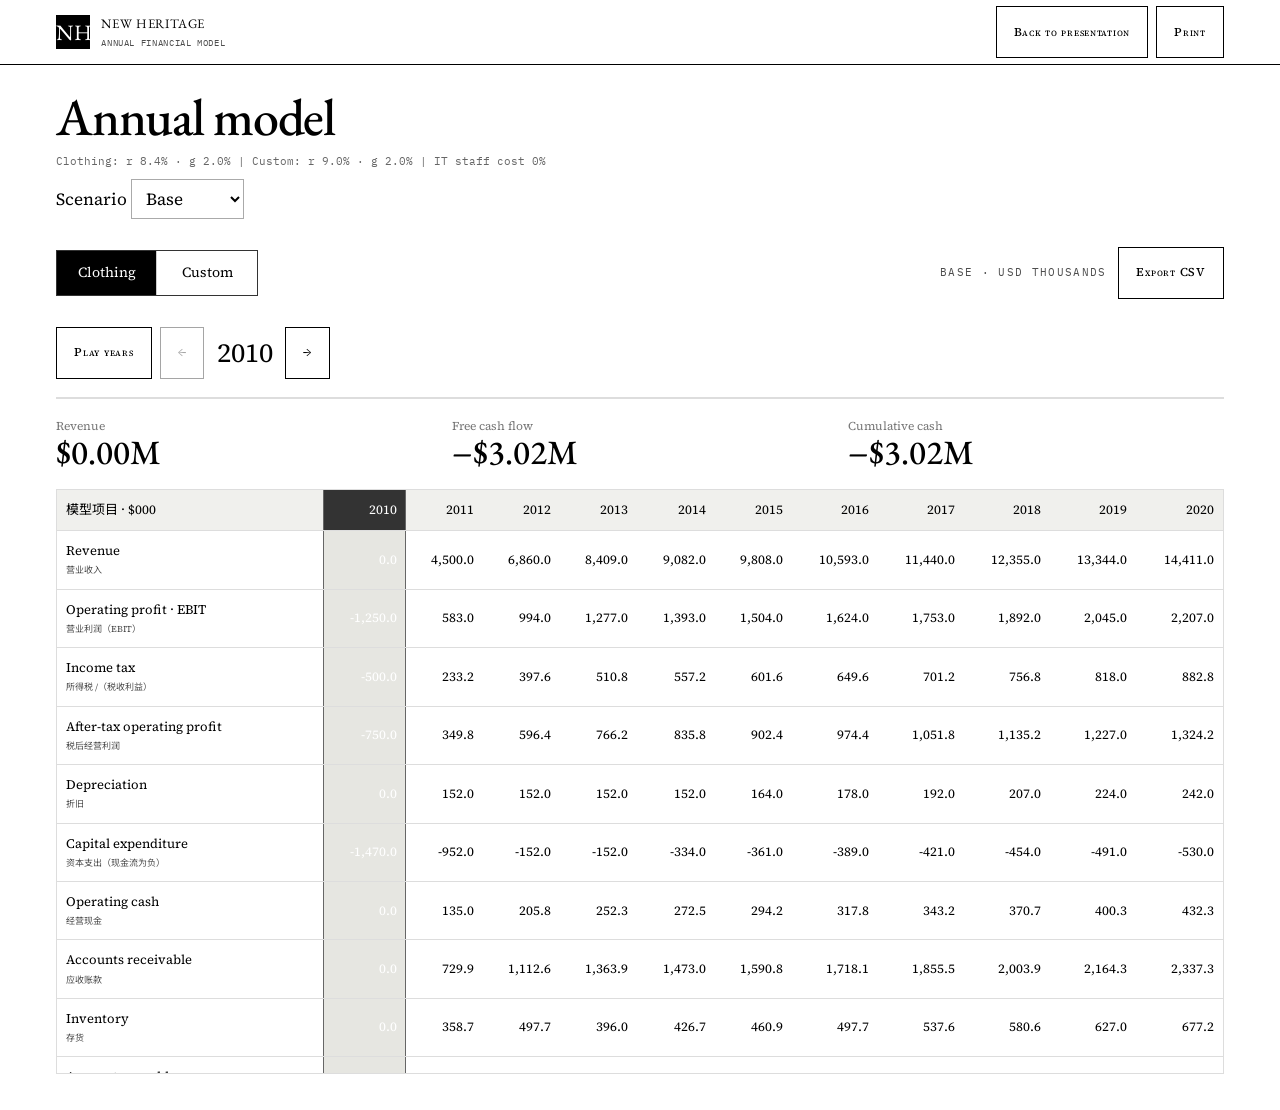
<file: annual-model.html>
<!doctype html><html lang="en"><head><meta charset="utf-8"><meta name="viewport" content="width=device-width, initial-scale=1"><title>Annual model | New Heritage</title><link rel="stylesheet" href="styles.css?v=20261101-refine4"><link rel="stylesheet" href="fonts.css?v=20261101-refine4"><link rel="stylesheet" href="monochrome.css?v=20261101-refine4"></head><body><header class="topbar"><div class="topbar-inner"><a class="brand" href="./"><span class="brand-mark">NH</span><span>NEW HERITAGE<small>ANNUAL FINANCIAL MODEL</small></span></a><div class="top-actions"><a class="btn btn-small" href="./#lab">Back to presentation</a><button class="btn btn-small" id="printBtn">Print</button></div></div></header><main class="annual-page"><div class="annual-page-head"><h1>Annual model</h1><p class="model-params" id="annualParams"></p><label for="modelScenario">Scenario </label><select id="modelScenario"><option>Base</option><option>Bull</option><option>Bear</option><option value="Custom" disabled>Adjusted</option></select></div><div class="audit-toolbar"><div class="project-switch horizontal" role="group" aria-label="Annual-model project"><button class="tab active" data-audit-project="clothing" aria-pressed="true">Clothing</button><button class="tab" data-audit-project="custom" aria-pressed="false">Custom</button></div><div><span class="micro" id="auditScenario">BASE · USD THOUSANDS</span><button class="btn btn-small" id="exportCsv" type="button">Export CSV</button></div></div><div class="annual-walkthrough"><div class="annual-play-controls"><button class="btn" id="annualPlay" type="button">Play years</button><button class="btn" id="annualPrev" type="button" aria-label="Previous year">←</button><output id="annualYear">2010</output><button class="btn" id="annualNext" type="button" aria-label="Next year">→</button></div><div class="annual-progress" aria-hidden="true"><i id="annualProgressBar"></i></div><div id="annualSnapshot" aria-live="polite"></div></div><div class="table-wrap"><table class="audit-table" id="auditTable"></table></div></main><div class="toast" id="toast" role="status" aria-live="polite"></div><script src="model-core.js"></script><script src="annual-model.js"></script></body></html>
</file>
